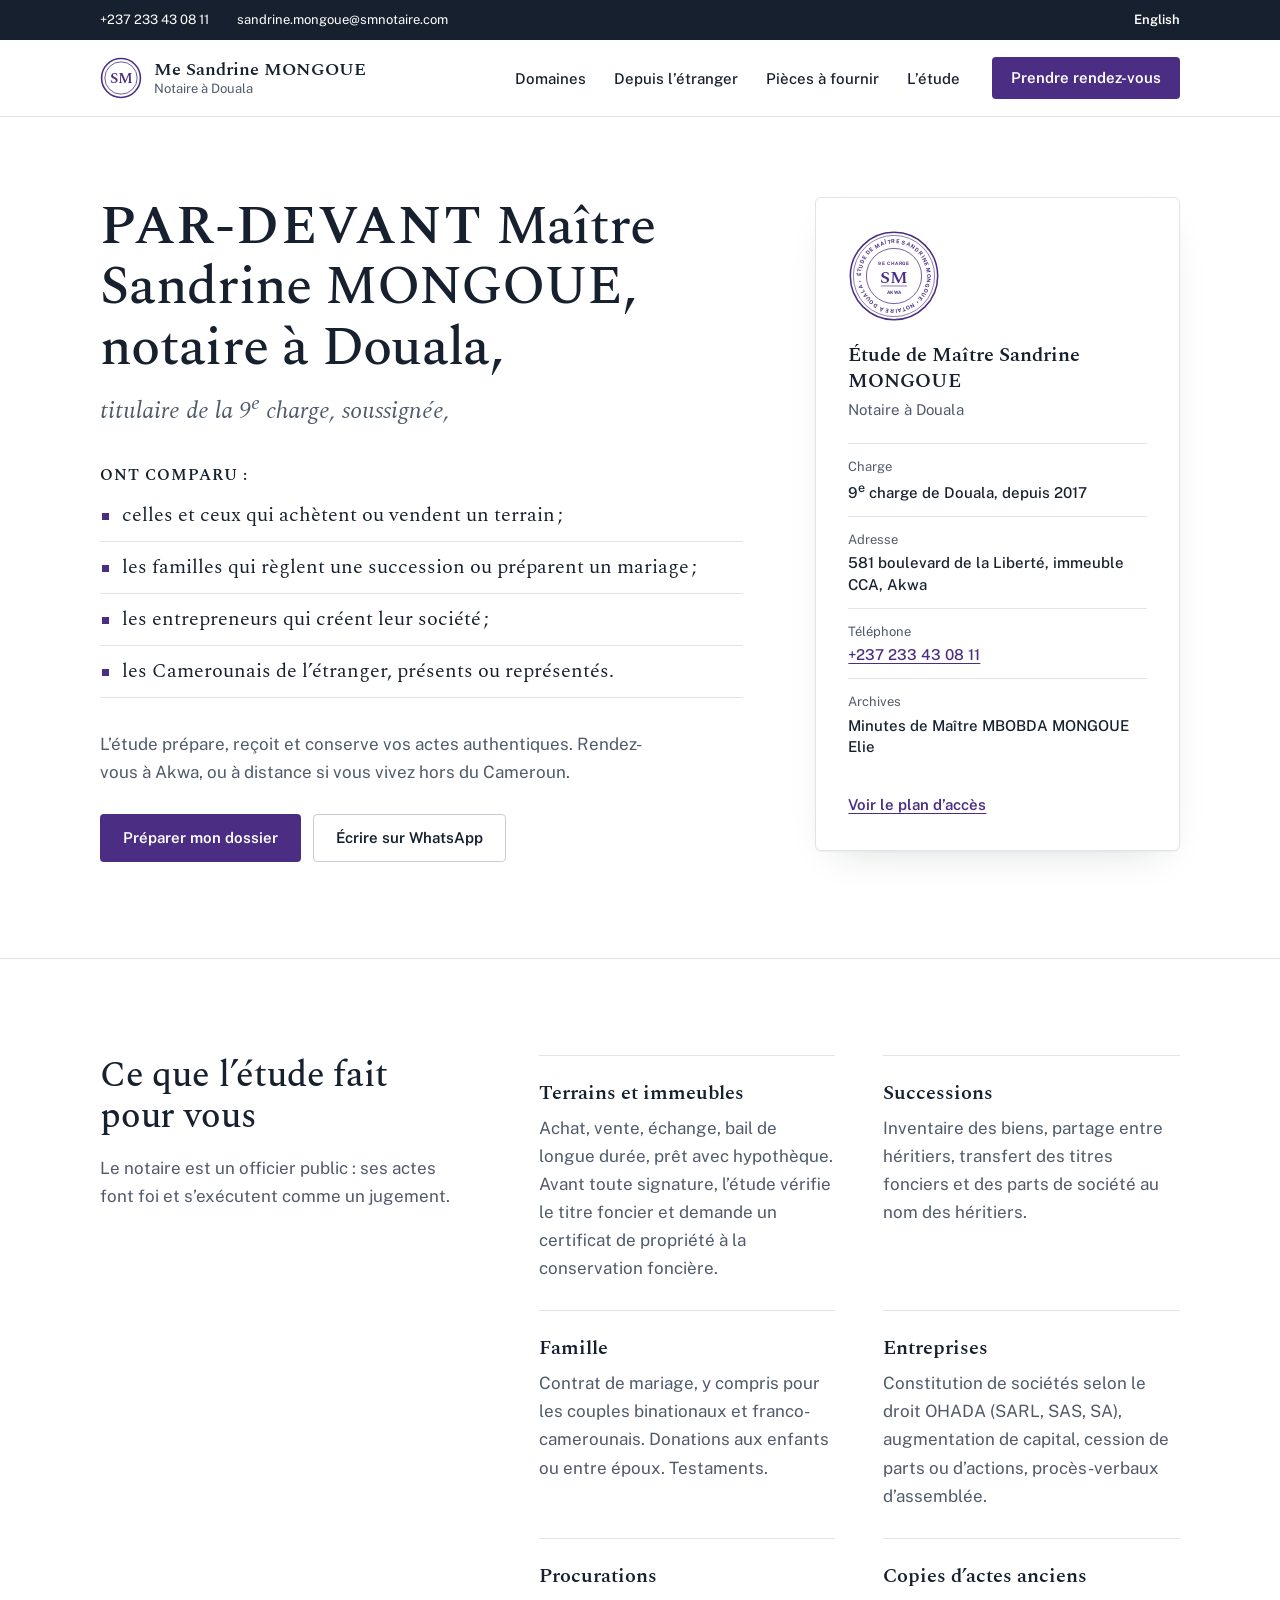
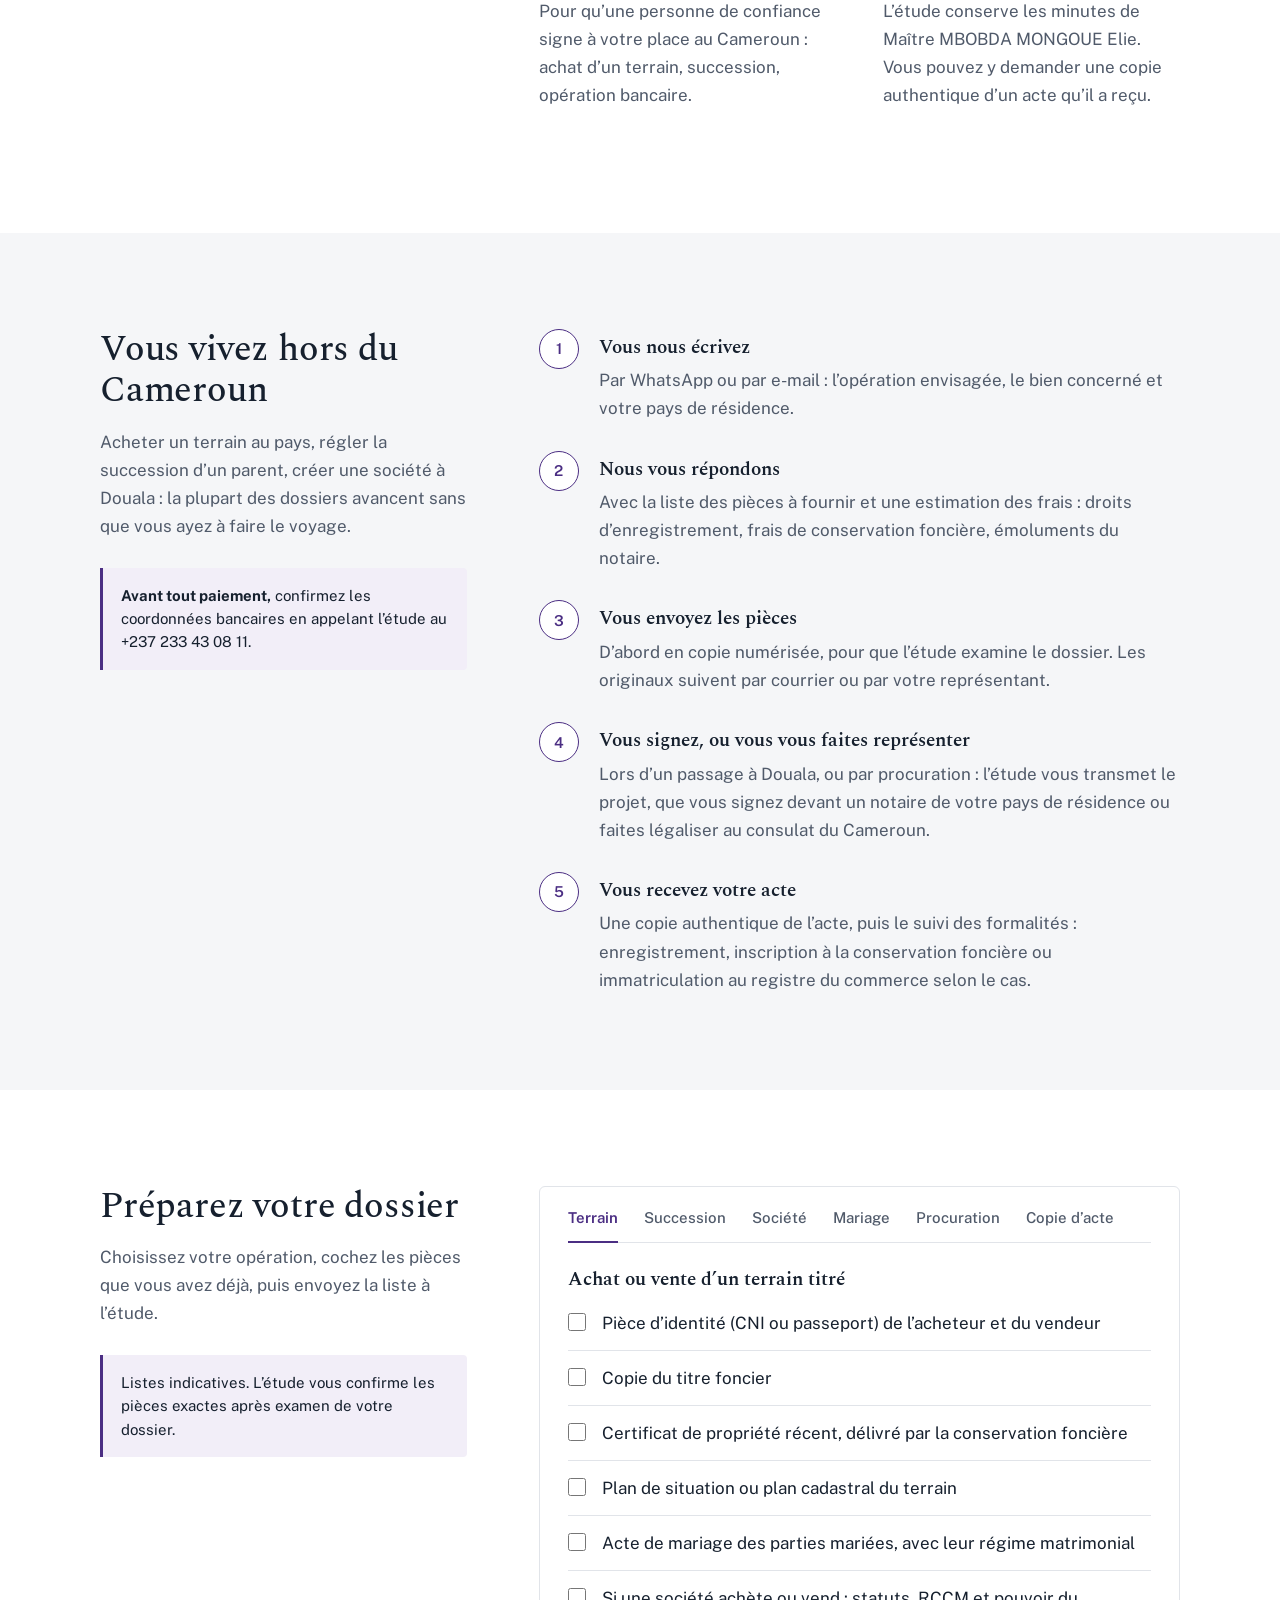
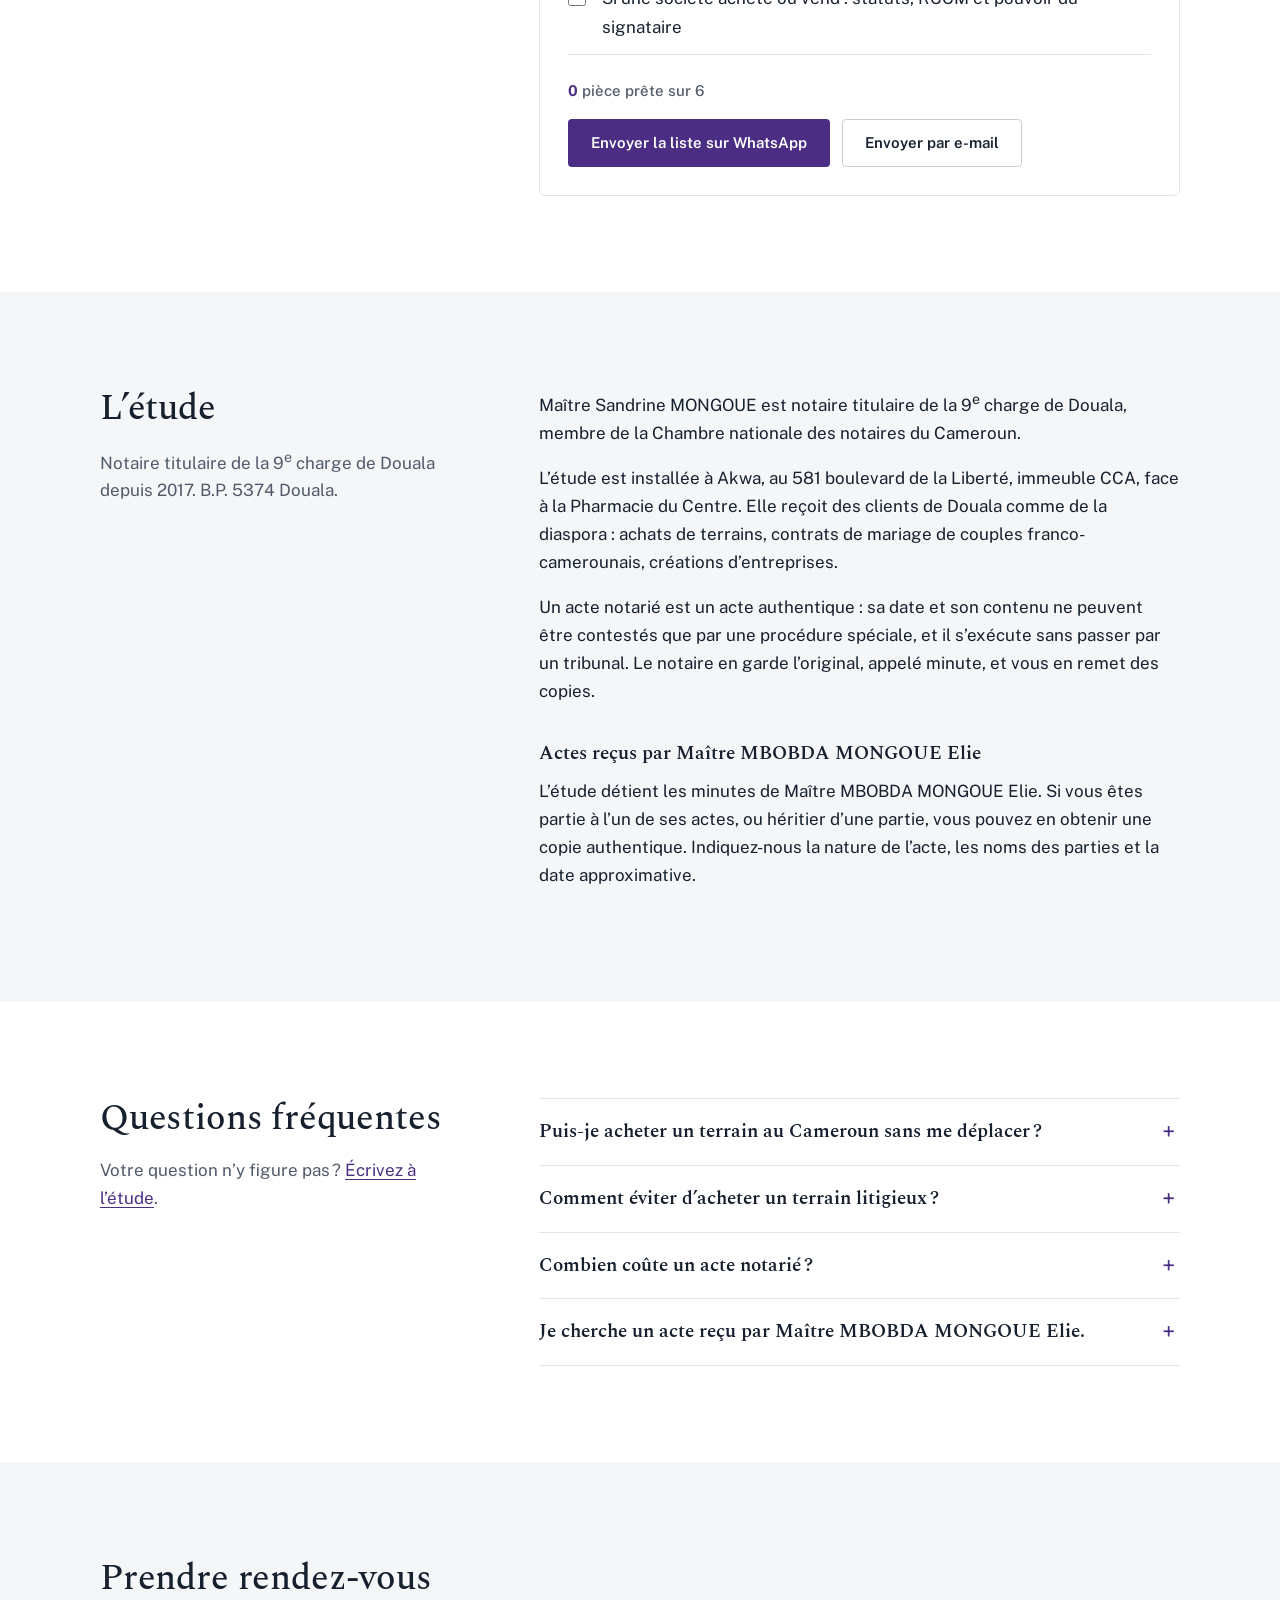
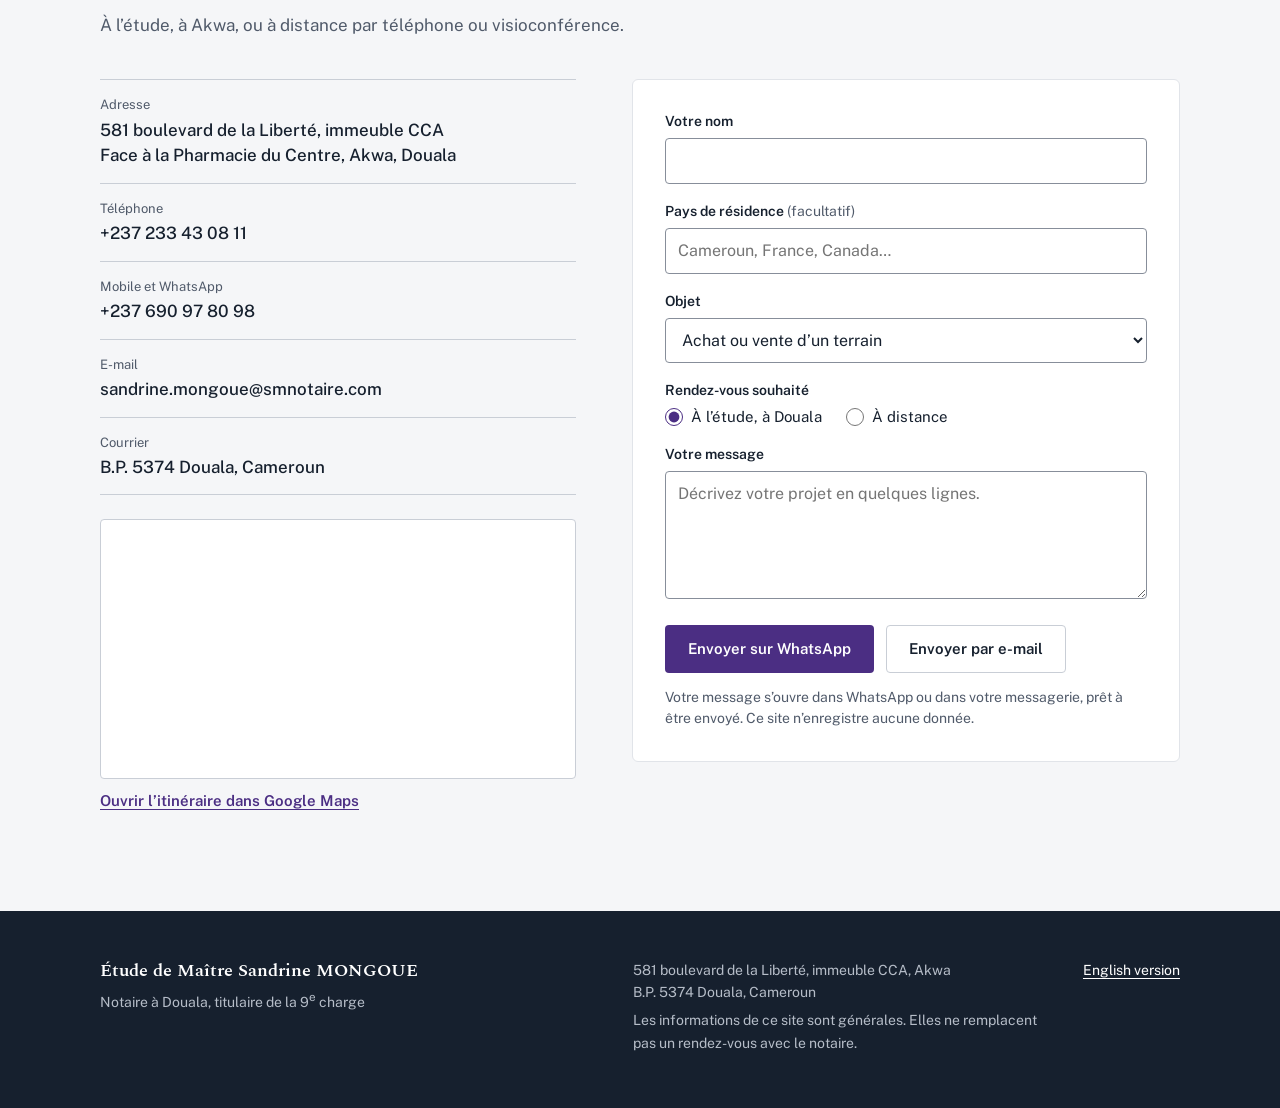
<file: archive/site-statique/index.html>
<!doctype html>
<html lang="fr">
<head>
  <meta charset="utf-8">
  <meta name="viewport" content="width=device-width, initial-scale=1">
  <title>Me Sandrine MONGOUE, notaire à Douala (Akwa) | Étude notariale</title>
  <meta name="description" content="Étude de Me Sandrine MONGOUE, notaire titulaire de la 9e charge de Douala, à Akwa. Ventes de terrains, successions, sociétés, contrats de mariage et procurations, sur place ou à distance depuis l’étranger.">
  <link rel="canonical" href="https://smnotaire.com/">
  <link rel="alternate" hreflang="fr" href="https://smnotaire.com/">
  <link rel="alternate" hreflang="en" href="https://smnotaire.com/en/">
  <link rel="alternate" hreflang="x-default" href="https://smnotaire.com/">
  <meta property="og:type" content="website">
  <meta property="og:locale" content="fr_FR">
  <meta property="og:locale:alternate" content="en_GB">
  <meta property="og:title" content="Me Sandrine MONGOUE, notaire à Douala">
  <meta property="og:description" content="Terrains, successions, sociétés, contrats de mariage, procurations : à l’étude à Akwa ou à distance depuis l’étranger.">
  <meta property="og:url" content="https://smnotaire.com/">
  <meta name="theme-color" content="#16202E">
  <link rel="icon" href="assets/img/favicon.svg" type="image/svg+xml">
  <link rel="preconnect" href="https://fonts.googleapis.com">
  <link rel="preconnect" href="https://fonts.gstatic.com" crossorigin>
  <link rel="stylesheet" href="https://fonts.googleapis.com/css2?family=Public+Sans:wght@400;500;600;700&family=Spectral:ital,wght@0,400;0,500;0,600;1,400&display=swap">
  <link rel="stylesheet" href="assets/css/site.css">
  <script>document.documentElement.classList.add("js");</script>
  <script type="application/ld+json">
  {
    "@context": "https://schema.org",
    "@type": "Notary",
    "name": "Étude de Maître Sandrine MONGOUE, notaire à Douala",
    "url": "https://smnotaire.com/",
    "email": "sandrine.mongoue@smnotaire.com",
    "telephone": "+237 233 43 08 11",
    "address": {
      "@type": "PostalAddress",
      "streetAddress": "581 boulevard de la Liberté, immeuble CCA, face à la Pharmacie du Centre, Akwa",
      "postOfficeBoxNumber": "5374",
      "addressLocality": "Douala",
      "addressRegion": "Littoral",
      "addressCountry": "CM"
    },
    "areaServed": "Cameroun"
  }
  </script>
</head>
<body>
  <a class="skip" href="#contenu">Aller au contenu</a>

  <div class="topbar">
    <div class="container">
      <a href="tel:+237233430811">+237 233 43 08 11</a>
      <a class="email" href="mailto:sandrine.mongoue@smnotaire.com">sandrine.mongoue@smnotaire.com</a>
      <a class="lang" href="en/" hreflang="en" lang="en">English</a>
    </div>
  </div>

  <header class="site-header">
    <div class="container header-inner">
      <a class="brand" href="./" aria-label="Me Sandrine MONGOUE, notaire à Douala : accueil">
        <svg class="brand-mark" viewBox="0 0 40 40" aria-hidden="true">
          <circle cx="20" cy="20" r="18.5" fill="none" stroke="#4B2E83" stroke-width="1.5"/>
          <circle cx="20" cy="20" r="15.4" fill="none" stroke="#4B2E83" stroke-width="0.75"/>
          <text x="20" y="25" text-anchor="middle" font-family="Spectral, Georgia, serif" font-size="14" font-weight="600" fill="#4B2E83">SM</text>
        </svg>
        <span class="brand-text">
          <span class="brand-name">Me Sandrine MONGOUE</span>
          <span class="brand-role">Notaire à Douala</span>
        </span>
      </a>
      <button class="nav-toggle" type="button" aria-expanded="false" aria-controls="nav">Menu</button>
      <nav id="nav" class="site-nav" aria-label="Navigation principale">
        <ul>
          <li><a href="#domaines">Domaines</a></li>
          <li><a href="#a-distance">Depuis l’étranger</a></li>
          <li><a href="#pieces">Pièces à fournir</a></li>
          <li><a href="#etude">L’étude</a></li>
        </ul>
        <a class="btn btn-primary" href="#contact">Prendre rendez-vous</a>
      </nav>
    </div>
  </header>

  <main id="contenu">

    <!-- Ouverture -->
    <section class="hero" aria-labelledby="titre">
      <div class="container hero-grid">
        <div>
          <h1 id="titre" class="deed"><span class="formula">PAR-DEVANT</span> Maître Sandrine MONGOUE, notaire à&nbsp;Douala,</h1>
          <p class="deed-cont">titulaire de la 9<sup>e</sup> charge, soussignée,</p>
          <p class="comparu">ONT COMPARU :</p>
          <ul class="parties">
            <li><a href="#terrains">celles et ceux qui achètent ou vendent un terrain</a> ;</li>
            <li><a href="#successions">les familles qui règlent une succession</a> ou <a href="#famille">préparent un mariage</a> ;</li>
            <li><a href="#entreprises">les entrepreneurs qui créent leur société</a> ;</li>
            <li><a href="#a-distance">les Camerounais de l’étranger, présents ou représentés</a>.</li>
          </ul>
          <p class="lead">L’étude prépare, reçoit et conserve vos actes authentiques. Rendez-vous à Akwa, ou à distance si vous vivez hors du Cameroun.</p>
          <div class="actions">
            <a class="btn btn-primary" href="#pieces">Préparer mon dossier</a>
            <a class="btn btn-secondary" href="https://wa.me/237690978098?text=Bonjour%20Ma%C3%AEtre%2C%20" target="_blank" rel="noopener">Écrire sur WhatsApp</a>
          </div>
        </div>

        <aside class="hero-card" aria-label="L’étude en bref">
          <svg class="seal" viewBox="0 0 240 240" aria-hidden="true" focusable="false">
            <defs>
              <path id="seal-ring" d="M 120,120 m -86,0 a 86,86 0 1,1 172,0 a 86,86 0 1,1 -172,0"/>
            </defs>
            <g fill="none" stroke="currentColor">
              <circle cx="120" cy="120" r="114" stroke-width="4"/>
              <circle cx="120" cy="120" r="106" stroke-width="1.6"/>
              <circle cx="120" cy="120" r="72" stroke-width="2"/>
              <line x1="86" y1="146" x2="154" y2="146" stroke-width="1.6"/>
            </g>
            <g fill="currentColor">
              <text font-family="Public Sans, sans-serif" font-size="14" font-weight="700">
                <textPath href="#seal-ring" textLength="528" lengthAdjust="spacing">ÉTUDE DE MAÎTRE SANDRINE MONGOUE • NOTAIRE À DOUALA •</textPath>
              </text>
              <text x="120" y="92" text-anchor="middle" font-family="Public Sans, sans-serif" font-size="12" font-weight="700" letter-spacing="1.5">9E CHARGE</text>
              <text x="120" y="137" text-anchor="middle" font-family="Spectral, Georgia, serif" font-size="48" font-weight="600">SM</text>
              <text x="120" y="166" text-anchor="middle" font-family="Public Sans, sans-serif" font-size="12" font-weight="700" letter-spacing="1.5">AKWA</text>
            </g>
          </svg>
          <p class="card-title">Étude de Maître Sandrine MONGOUE</p>
          <p class="card-sub">Notaire à Douala</p>
          <dl class="facts">
            <div>
              <dt>Charge</dt>
              <dd>9<sup>e</sup> charge de Douala, depuis 2017</dd>
            </div>
            <div>
              <dt>Adresse</dt>
              <dd>581 boulevard de la Liberté, immeuble CCA, Akwa</dd>
            </div>
            <div>
              <dt>Téléphone</dt>
              <dd><a href="tel:+237233430811">+237 233 43 08 11</a></dd>
            </div>
            <div>
              <dt>Archives</dt>
              <dd>Minutes de Maître MBOBDA MONGOUE Elie</dd>
            </div>
          </dl>
          <a class="card-link" href="#contact">Voir le plan d’accès</a>
        </aside>
      </div>
    </section>

    <!-- Domaines -->
    <section class="section" id="domaines" aria-labelledby="domaines-titre">
      <div class="container split">
        <div class="section-head">
          <h2 id="domaines-titre">Ce que l’étude fait pour vous</h2>
          <p>Le notaire est un officier public : ses actes font foi et s’exécutent comme un jugement.</p>
        </div>
        <dl class="matters">
          <div class="matter" id="terrains">
            <dt>Terrains et immeubles</dt>
            <dd><p>Achat, vente, échange, bail de longue durée, prêt avec hypothèque. Avant toute signature, l’étude vérifie le titre foncier et demande un certificat de propriété à la conservation foncière.</p></dd>
          </div>
          <div class="matter" id="successions">
            <dt>Successions</dt>
            <dd><p>Inventaire des biens, partage entre héritiers, transfert des titres fonciers et des parts de société au nom des héritiers.</p></dd>
          </div>
          <div class="matter" id="famille">
            <dt>Famille</dt>
            <dd><p>Contrat de mariage, y compris pour les couples binationaux et franco-camerounais. Donations aux enfants ou entre époux. Testaments.</p></dd>
          </div>
          <div class="matter" id="entreprises">
            <dt>Entreprises</dt>
            <dd><p>Constitution de sociétés selon le droit OHADA (SARL, SAS, SA), augmentation de capital, cession de parts ou d’actions, procès-verbaux d’assemblée.</p></dd>
          </div>
          <div class="matter" id="procurations">
            <dt>Procurations</dt>
            <dd><p>Pour qu’une personne de confiance signe à votre place au Cameroun : achat d’un terrain, succession, opération bancaire.</p></dd>
          </div>
          <div class="matter" id="copies">
            <dt>Copies d’actes anciens</dt>
            <dd><p>L’étude conserve les minutes de Maître MBOBDA MONGOUE Elie. Vous pouvez y demander une copie authentique d’un acte qu’il a reçu.</p></dd>
          </div>
        </dl>
      </div>
    </section>

    <!-- À distance -->
    <section class="section band" id="a-distance" aria-labelledby="distance-titre">
      <div class="container split">
        <div class="section-head">
          <h2 id="distance-titre">Vous vivez hors du Cameroun</h2>
          <p>Acheter un terrain au pays, régler la succession d’un parent, créer une société à Douala : la plupart des dossiers avancent sans que vous ayez à faire le voyage.</p>
          <p class="note"><strong>Avant tout paiement,</strong> confirmez les coordonnées bancaires en appelant l’étude au +237 233 43 08 11.</p>
        </div>
        <ol class="steps">
          <li>
            <div>
              <h3>Vous nous écrivez</h3>
              <p>Par WhatsApp ou par e-mail : l’opération envisagée, le bien concerné et votre pays de résidence.</p>
            </div>
          </li>
          <li>
            <div>
              <h3>Nous vous répondons</h3>
              <p>Avec la liste des pièces à fournir et une estimation des frais : droits d’enregistrement, frais de conservation foncière, émoluments du notaire.</p>
            </div>
          </li>
          <li>
            <div>
              <h3>Vous envoyez les pièces</h3>
              <p>D’abord en copie numérisée, pour que l’étude examine le dossier. Les originaux suivent par courrier ou par votre représentant.</p>
            </div>
          </li>
          <li>
            <div>
              <h3>Vous signez, ou vous vous faites représenter</h3>
              <p>Lors d’un passage à Douala, ou par procuration : l’étude vous transmet le projet, que vous signez devant un notaire de votre pays de résidence ou faites légaliser au consulat du Cameroun.</p>
            </div>
          </li>
          <li>
            <div>
              <h3>Vous recevez votre acte</h3>
              <p>Une copie authentique de l’acte, puis le suivi des formalités : enregistrement, inscription à la conservation foncière ou immatriculation au registre du commerce selon le cas.</p>
            </div>
          </li>
        </ol>
      </div>
    </section>

    <!-- Pièces à fournir -->
    <section class="section" id="pieces" aria-labelledby="pieces-titre">
      <div class="container split">
        <div class="section-head">
          <h2 id="pieces-titre">Préparez votre dossier</h2>
          <p>Choisissez votre opération, cochez les pièces que vous avez déjà, puis envoyez la liste à l’étude.</p>
          <p class="note">Listes indicatives. L’étude vous confirme les pièces exactes après examen de votre dossier.</p>
        </div>

        <div class="checklist-box" data-checklists>
          <div class="tablist" role="tablist" aria-label="Type d’opération" hidden>
            <button class="tab" type="button" role="tab" id="tab-terrain" aria-controls="panel-terrain" aria-selected="true">Terrain</button>
            <button class="tab" type="button" role="tab" id="tab-succession" aria-controls="panel-succession" aria-selected="false" tabindex="-1">Succession</button>
            <button class="tab" type="button" role="tab" id="tab-societe" aria-controls="panel-societe" aria-selected="false" tabindex="-1">Société</button>
            <button class="tab" type="button" role="tab" id="tab-mariage" aria-controls="panel-mariage" aria-selected="false" tabindex="-1">Mariage</button>
            <button class="tab" type="button" role="tab" id="tab-procuration" aria-controls="panel-procuration" aria-selected="false" tabindex="-1">Procuration</button>
            <button class="tab" type="button" role="tab" id="tab-copie" aria-controls="panel-copie" aria-selected="false" tabindex="-1">Copie d’acte</button>
          </div>

          <div class="panel" id="panel-terrain" role="tabpanel" aria-labelledby="tab-terrain" data-title="Achat ou vente d’un terrain titré">
            <h3>Achat ou vente d’un terrain titré</h3>
            <ul class="checklist">
              <li><label><input type="checkbox"><span>Pièce d’identité (CNI ou passeport) de l’acheteur et du vendeur</span></label></li>
              <li><label><input type="checkbox"><span>Copie du titre foncier</span></label></li>
              <li><label><input type="checkbox"><span>Certificat de propriété récent, délivré par la conservation foncière</span></label></li>
              <li><label><input type="checkbox"><span>Plan de situation ou plan cadastral du terrain</span></label></li>
              <li><label><input type="checkbox"><span>Acte de mariage des parties mariées, avec leur régime matrimonial</span></label></li>
              <li><label><input type="checkbox"><span>Si une société achète ou vend : statuts, RCCM et pouvoir du signataire</span></label></li>
            </ul>
          </div>

          <div class="panel" id="panel-succession" role="tabpanel" aria-labelledby="tab-succession" data-title="Règlement d’une succession">
            <h3>Règlement d’une succession</h3>
            <ul class="checklist">
              <li><label><input type="checkbox"><span>Acte de décès</span></label></li>
              <li><label><input type="checkbox"><span>Jugement d’hérédité</span></label></li>
              <li><label><input type="checkbox"><span>Actes de naissance et pièces d’identité des héritiers</span></label></li>
              <li><label><input type="checkbox"><span>Acte de mariage du défunt, le cas échéant</span></label></li>
              <li><label><input type="checkbox"><span>Titres fonciers, relevés de comptes et justificatifs des autres biens</span></label></li>
              <li><label><input type="checkbox"><span>Testament, s’il en existe un</span></label></li>
            </ul>
          </div>

          <div class="panel" id="panel-societe" role="tabpanel" aria-labelledby="tab-societe" data-title="Création d’une société">
            <h3>Création d’une société</h3>
            <ul class="checklist">
              <li><label><input type="checkbox"><span>Pièce d’identité de chaque associé</span></label></li>
              <li><label><input type="checkbox"><span>Nom envisagé et activité de la société</span></label></li>
              <li><label><input type="checkbox"><span>Montant du capital et répartition entre les associés</span></label></li>
              <li><label><input type="checkbox"><span>Extrait de casier judiciaire du dirigeant, ou déclaration sur l’honneur</span></label></li>
              <li><label><input type="checkbox"><span>Adresse du siège : contrat de bail ou attestation de domiciliation, et plan de localisation</span></label></li>
            </ul>
          </div>

          <div class="panel" id="panel-mariage" role="tabpanel" aria-labelledby="tab-mariage" data-title="Contrat de mariage">
            <h3>Contrat de mariage</h3>
            <ul class="checklist">
              <li><label><input type="checkbox"><span>Pièces d’identité des deux futurs époux</span></label></li>
              <li><label><input type="checkbox"><span>Actes de naissance des deux futurs époux</span></label></li>
              <li><label><input type="checkbox"><span>Date et lieu prévus pour la célébration</span></label></li>
              <li><label><input type="checkbox"><span>Liste des biens apportés par chacun : terrains, comptes, parts de société</span></label></li>
              <li><label><input type="checkbox"><span>Pour un futur époux étranger : justificatif de nationalité et, le cas échéant, certificat de coutume</span></label></li>
            </ul>
          </div>

          <div class="panel" id="panel-procuration" role="tabpanel" aria-labelledby="tab-procuration" data-title="Procuration depuis l’étranger">
            <h3>Procuration depuis l’étranger</h3>
            <ul class="checklist">
              <li><label><input type="checkbox"><span>Copie de votre passeport ou de votre CNI</span></label></li>
              <li><label><input type="checkbox"><span>Identité complète de la personne qui vous représentera au Cameroun</span></label></li>
              <li><label><input type="checkbox"><span>Description de l’opération : bien concerné, références du titre foncier, montant</span></label></li>
              <li><label><input type="checkbox"><span>Adresse où recevoir le projet de procuration</span></label></li>
            </ul>
          </div>

          <div class="panel" id="panel-copie" role="tabpanel" aria-labelledby="tab-copie" data-title="Copie d’un acte ancien">
            <h3>Copie d’un acte ancien</h3>
            <p class="panel-hint">Actes reçus par Maître MBOBDA MONGOUE Elie ou par Maître Sandrine MONGOUE.</p>
            <ul class="checklist">
              <li><label><input type="checkbox"><span>Votre pièce d’identité</span></label></li>
              <li><label><input type="checkbox"><span>Votre lien avec l’acte : partie, héritier, acquéreur…</span></label></li>
              <li><label><input type="checkbox"><span>Nature de l’acte et noms des parties</span></label></li>
              <li><label><input type="checkbox"><span>Date approximative de signature</span></label></li>
            </ul>
          </div>

          <div class="check-footer" hidden>
            <p class="check-status" aria-live="polite"></p>
            <div class="actions">
              <button class="btn btn-primary" type="button" data-send="whatsapp">Envoyer la liste sur WhatsApp</button>
              <button class="btn btn-secondary" type="button" data-send="email">Envoyer par e-mail</button>
            </div>
          </div>
        </div>
      </div>
    </section>

    <!-- L’étude -->
    <section class="section band" id="etude" aria-labelledby="etude-titre">
      <div class="container split">
        <div class="section-head">
          <h2 id="etude-titre">L’étude</h2>
          <p>Notaire titulaire de la 9<sup>e</sup> charge de Douala depuis 2017. B.P. 5374 Douala.</p>
        </div>
        <div class="office-body">
          <p>Maître Sandrine MONGOUE est notaire titulaire de la 9<sup>e</sup> charge de Douala, membre de la Chambre nationale des notaires du Cameroun.</p>
          <p>L’étude est installée à Akwa, au 581 boulevard de la Liberté, immeuble CCA, face à la Pharmacie du Centre. Elle reçoit des clients de Douala comme de la diaspora : achats de terrains, contrats de mariage de couples franco-camerounais, créations d’entreprises.</p>
          <p>Un acte notarié est un acte authentique : sa date et son contenu ne peuvent être contestés que par une procédure spéciale, et il s’exécute sans passer par un tribunal. Le notaire en garde l’original, appelé minute, et vous en remet des copies.</p>
          <h3>Actes reçus par Maître MBOBDA MONGOUE Elie</h3>
          <p>L’étude détient les minutes de Maître MBOBDA MONGOUE Elie. Si vous êtes partie à l’un de ses actes, ou héritier d’une partie, vous pouvez en obtenir une copie authentique. Indiquez-nous la nature de l’acte, les noms des parties et la date approximative.</p>
        </div>
      </div>
    </section>

    <!-- Questions -->
    <section class="section" id="questions" aria-labelledby="questions-titre">
      <div class="container split">
        <div class="section-head">
          <h2 id="questions-titre">Questions fréquentes</h2>
          <p>Votre question n’y figure pas ? <a href="#contact">Écrivez à l’étude</a>.</p>
        </div>
        <div class="faq">
          <details>
            <summary>Puis-je acheter un terrain au Cameroun sans me déplacer ?</summary>
            <div>
              <p>Oui. Vous donnez procuration à une personne de confiance, qui signe l’acte de vente à l’étude en votre nom. L’étude se charge ensuite de faire établir le titre foncier à votre nom.</p>
            </div>
          </details>
          <details>
            <summary>Comment éviter d’acheter un terrain litigieux ?</summary>
            <div>
              <p>Privilégiez un terrain titré, et ne versez aucune somme avant que le notaire ait vérifié le titre. L’étude demande un certificat de propriété à la conservation foncière : il indique le propriétaire actuel et les charges éventuelles, comme une hypothèque ou une opposition.</p>
            </div>
          </details>
          <details>
            <summary>Combien coûte un acte notarié ?</summary>
            <div>
              <p>Les frais comprennent les droits et taxes reversés à l’État (enregistrement, conservation foncière) et les émoluments du notaire, fixés par la réglementation. Ils dépendent de la nature de l’opération et de sa valeur : demandez une estimation avant de commencer.</p>
            </div>
          </details>
          <details>
            <summary>Je cherche un acte reçu par Maître MBOBDA MONGOUE Elie.</summary>
            <div>
              <p>L’étude conserve ses minutes. Écrivez-nous avec la nature de l’acte, les noms des parties et la date approximative : nous vous indiquons la marche à suivre pour en obtenir une copie.</p>
            </div>
          </details>
        </div>
      </div>
    </section>

    <!-- Contact -->
    <section class="section band" id="contact" aria-labelledby="contact-titre">
      <div class="container">
        <div class="contact-head">
          <h2 id="contact-titre">Prendre rendez-vous</h2>
          <p>À l’étude, à Akwa, ou à distance par téléphone ou visioconférence.</p>
        </div>
        <div class="contact-grid">
          <div>
            <dl class="coords">
              <div>
                <dt>Adresse</dt>
                <dd>581 boulevard de la Liberté, immeuble CCA<br>Face à la Pharmacie du Centre, Akwa, Douala</dd>
              </div>
              <div>
                <dt>Téléphone</dt>
                <dd><a href="tel:+237233430811">+237 233 43 08 11</a></dd>
              </div>
              <div>
                <dt>Mobile et WhatsApp</dt>
                <dd><a href="tel:+237690978098">+237 690 97 80 98</a></dd>
              </div>
              <div>
                <dt>E-mail</dt>
                <dd><a href="mailto:sandrine.mongoue@smnotaire.com">sandrine.mongoue@smnotaire.com</a></dd>
              </div>
              <div>
                <dt>Courrier</dt>
                <dd>B.P. 5374 Douala, Cameroun</dd>
              </div>
            </dl>
            <iframe class="map" title="Plan d’accès à l’étude, boulevard de la Liberté, Akwa" src="https://maps.google.com/maps?q=Notaire%20Sandrine%20Mongoue%2C%20Douala&amp;z=17&amp;output=embed" loading="lazy" referrerpolicy="no-referrer-when-downgrade"></iframe>
            <a class="map-link" href="https://www.google.com/maps/search/?api=1&amp;query=Notaire%20Sandrine%20Mongoue%20Douala" target="_blank" rel="noopener">Ouvrir l’itinéraire dans Google Maps</a>
          </div>

          <form class="form" id="rdv" action="mailto:sandrine.mongoue@smnotaire.com" method="post" enctype="text/plain" novalidate>
            <div class="field">
              <label for="f-nom">Votre nom</label>
              <input id="f-nom" name="nom" type="text" autocomplete="name" required>
            </div>
            <div class="field">
              <label for="f-pays">Pays de résidence <span class="optional">(facultatif)</span></label>
              <input id="f-pays" name="pays" type="text" autocomplete="country-name" placeholder="Cameroun, France, Canada…">
            </div>
            <div class="field">
              <label for="f-objet">Objet</label>
              <select id="f-objet" name="objet">
                <option>Achat ou vente d’un terrain</option>
                <option>Succession</option>
                <option>Création de société</option>
                <option>Contrat de mariage</option>
                <option>Donation ou testament</option>
                <option>Procuration</option>
                <option>Copie d’un acte ancien</option>
                <option>Autre</option>
              </select>
            </div>
            <fieldset>
              <legend>Rendez-vous souhaité</legend>
              <div class="radio-row">
                <label><input type="radio" name="mode" value="À l’étude, à Douala" checked> À l’étude, à Douala</label>
                <label><input type="radio" name="mode" value="À distance (téléphone ou visioconférence)"> À distance</label>
              </div>
            </fieldset>
            <div class="field">
              <label for="f-message">Votre message</label>
              <textarea id="f-message" name="message" required placeholder="Décrivez votre projet en quelques lignes."></textarea>
            </div>
            <div class="actions">
              <button class="btn btn-primary" type="submit" data-channel="whatsapp">Envoyer sur WhatsApp</button>
              <button class="btn btn-secondary" type="submit" data-channel="email">Envoyer par e-mail</button>
            </div>
            <p class="form-note">Votre message s’ouvre dans WhatsApp ou dans votre messagerie, prêt à être envoyé. Ce site n’enregistre aucune donnée.</p>
          </form>
        </div>
      </div>
    </section>

  </main>

  <footer class="site-footer">
    <div class="container footer-inner">
      <div>
        <p class="footer-name">Étude de Maître Sandrine MONGOUE</p>
        <p>Notaire à Douala, titulaire de la 9<sup>e</sup> charge</p>
      </div>
      <div>
        <p>581 boulevard de la Liberté, immeuble CCA, Akwa<br>B.P. 5374 Douala, Cameroun</p>
        <p>Les informations de ce site sont générales. Elles ne remplacent pas un rendez-vous avec le notaire.</p>
      </div>
      <p><a href="en/" hreflang="en" lang="en">English version</a></p>
    </div>
  </footer>

  <script src="assets/js/site.js" defer></script>
</body>
</html>
</file>
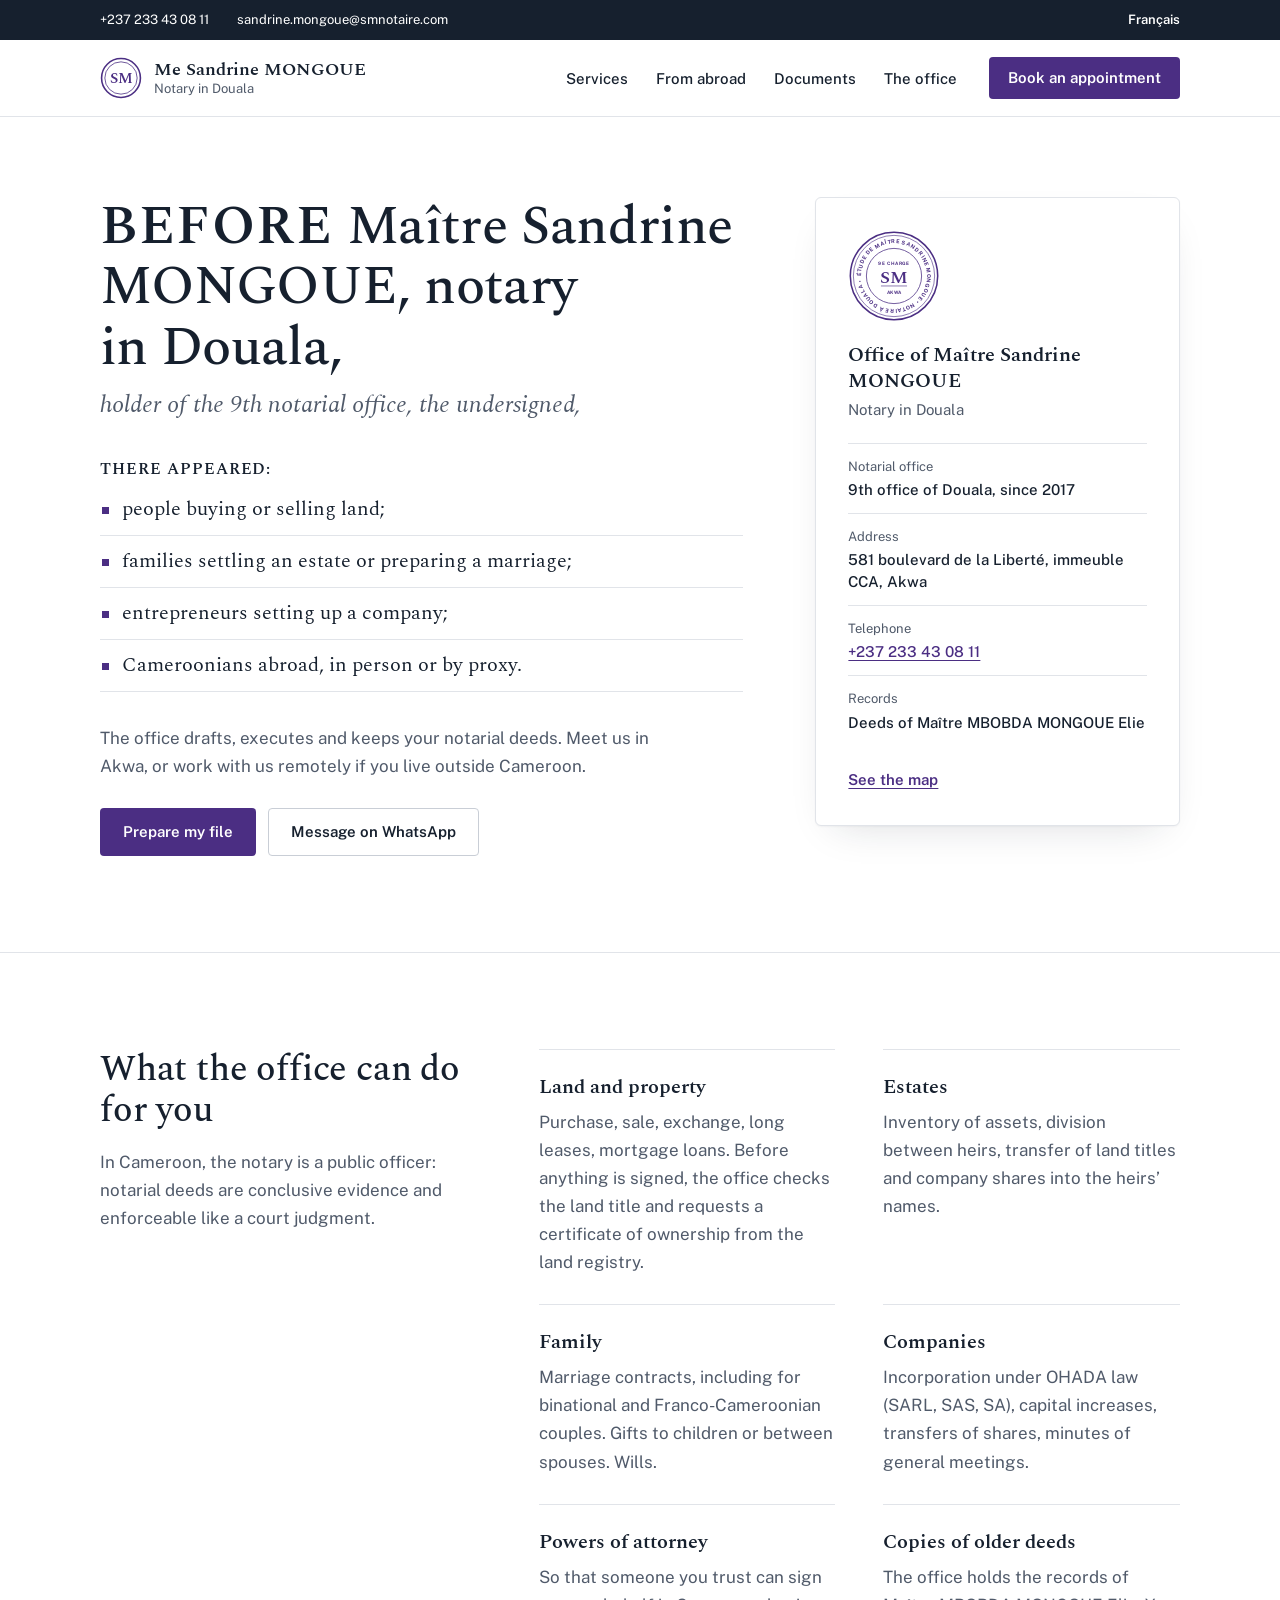
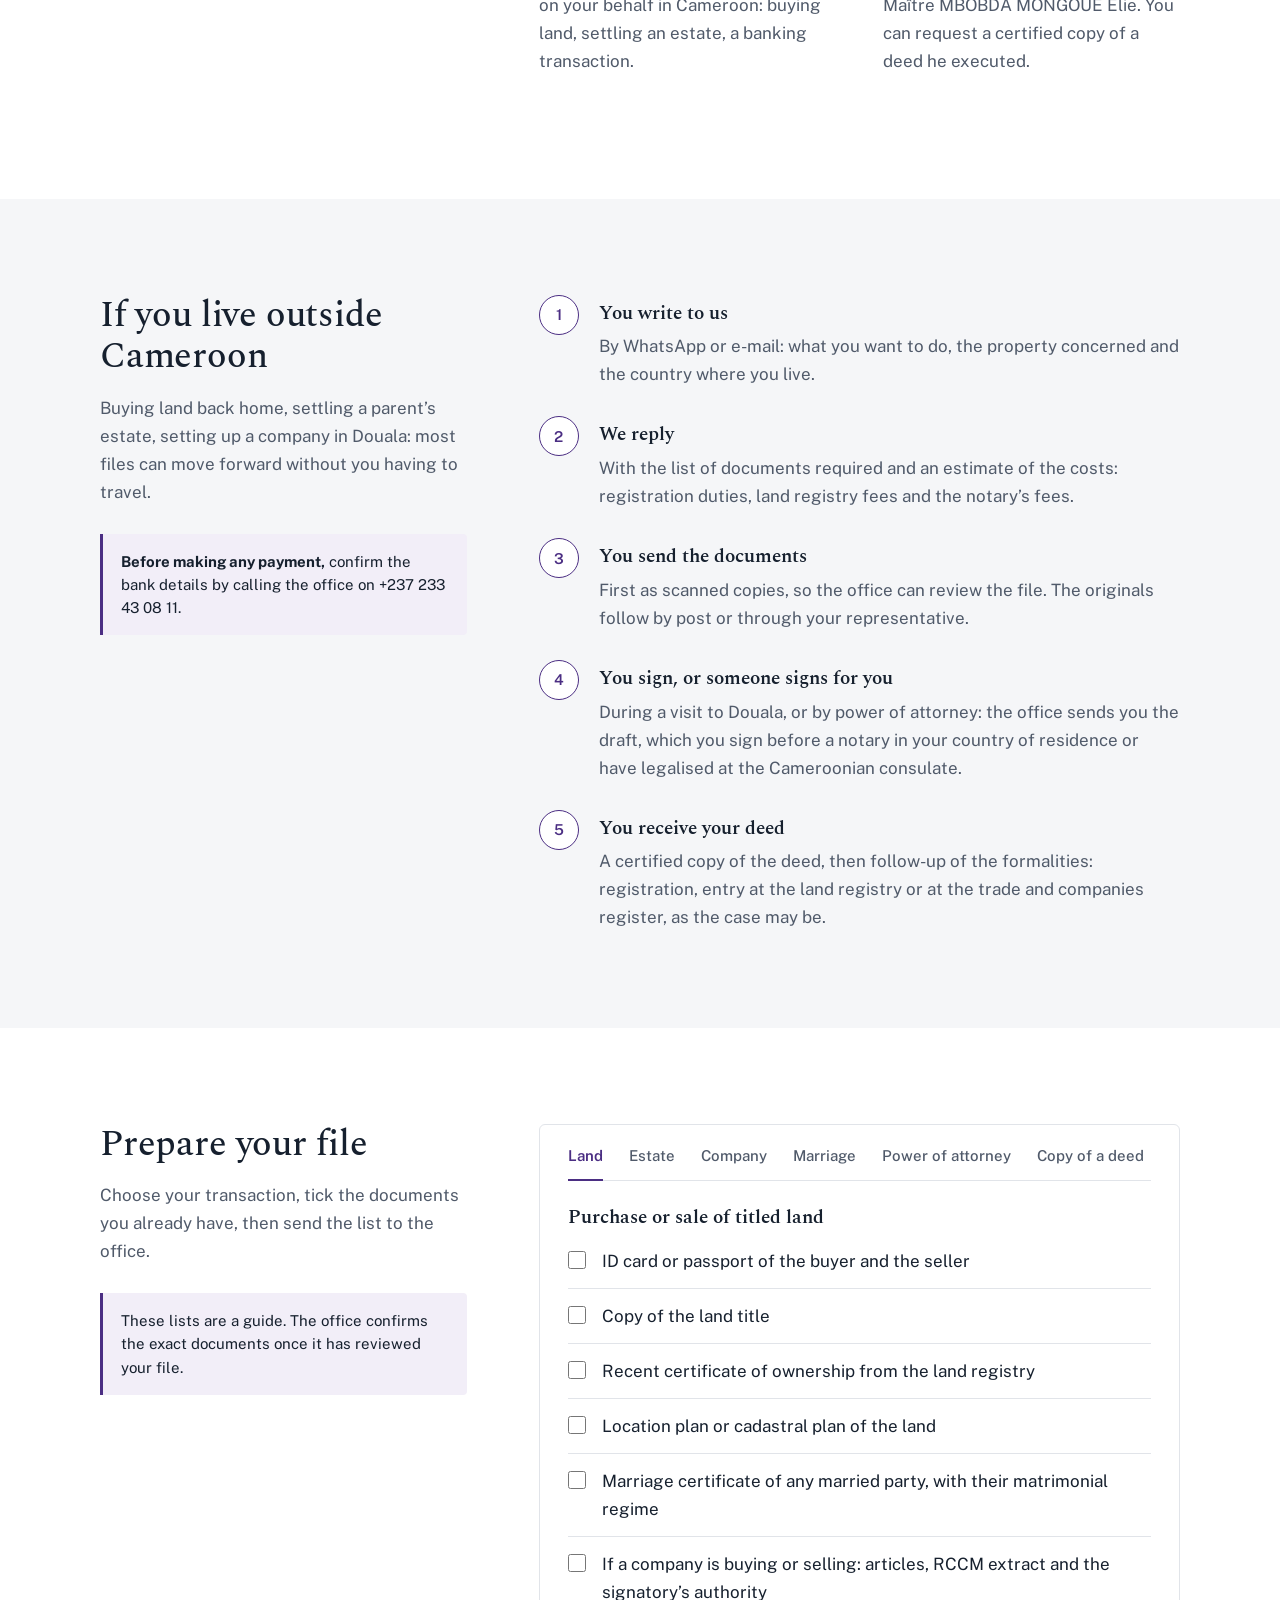
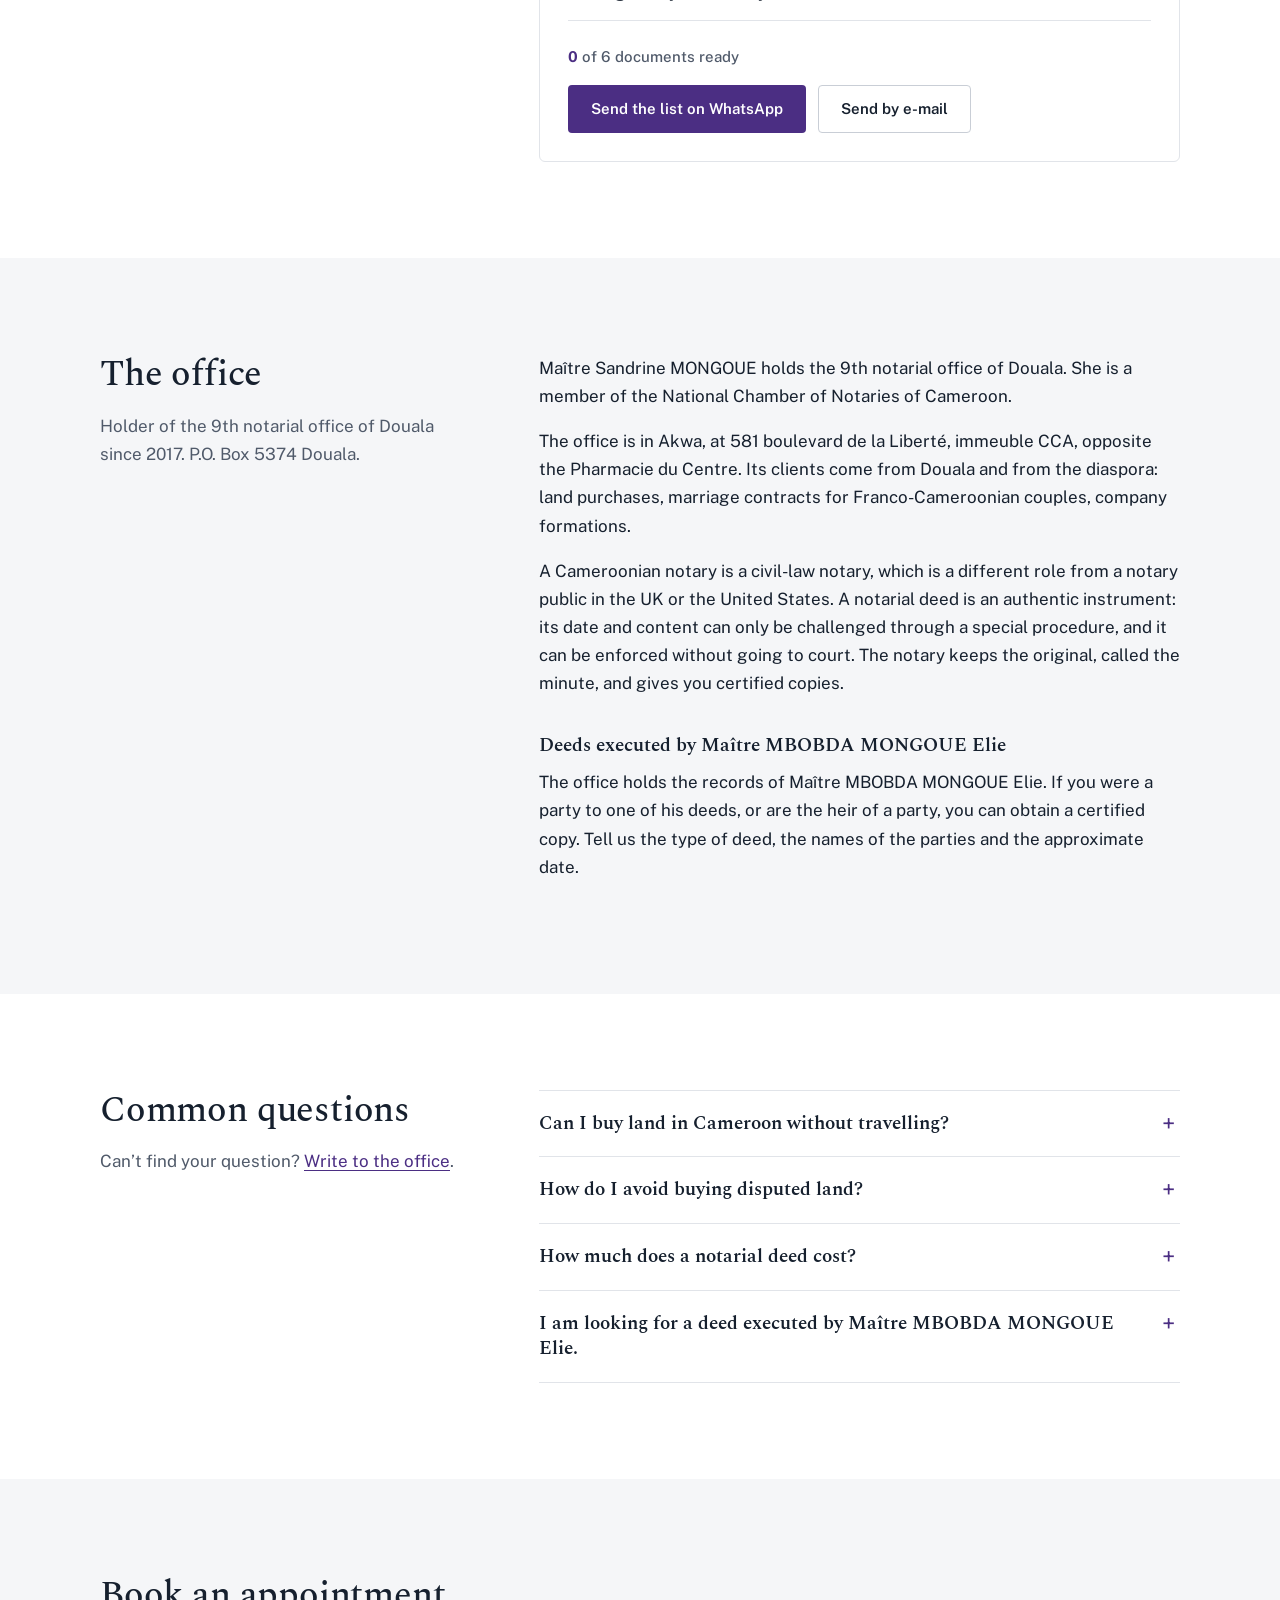
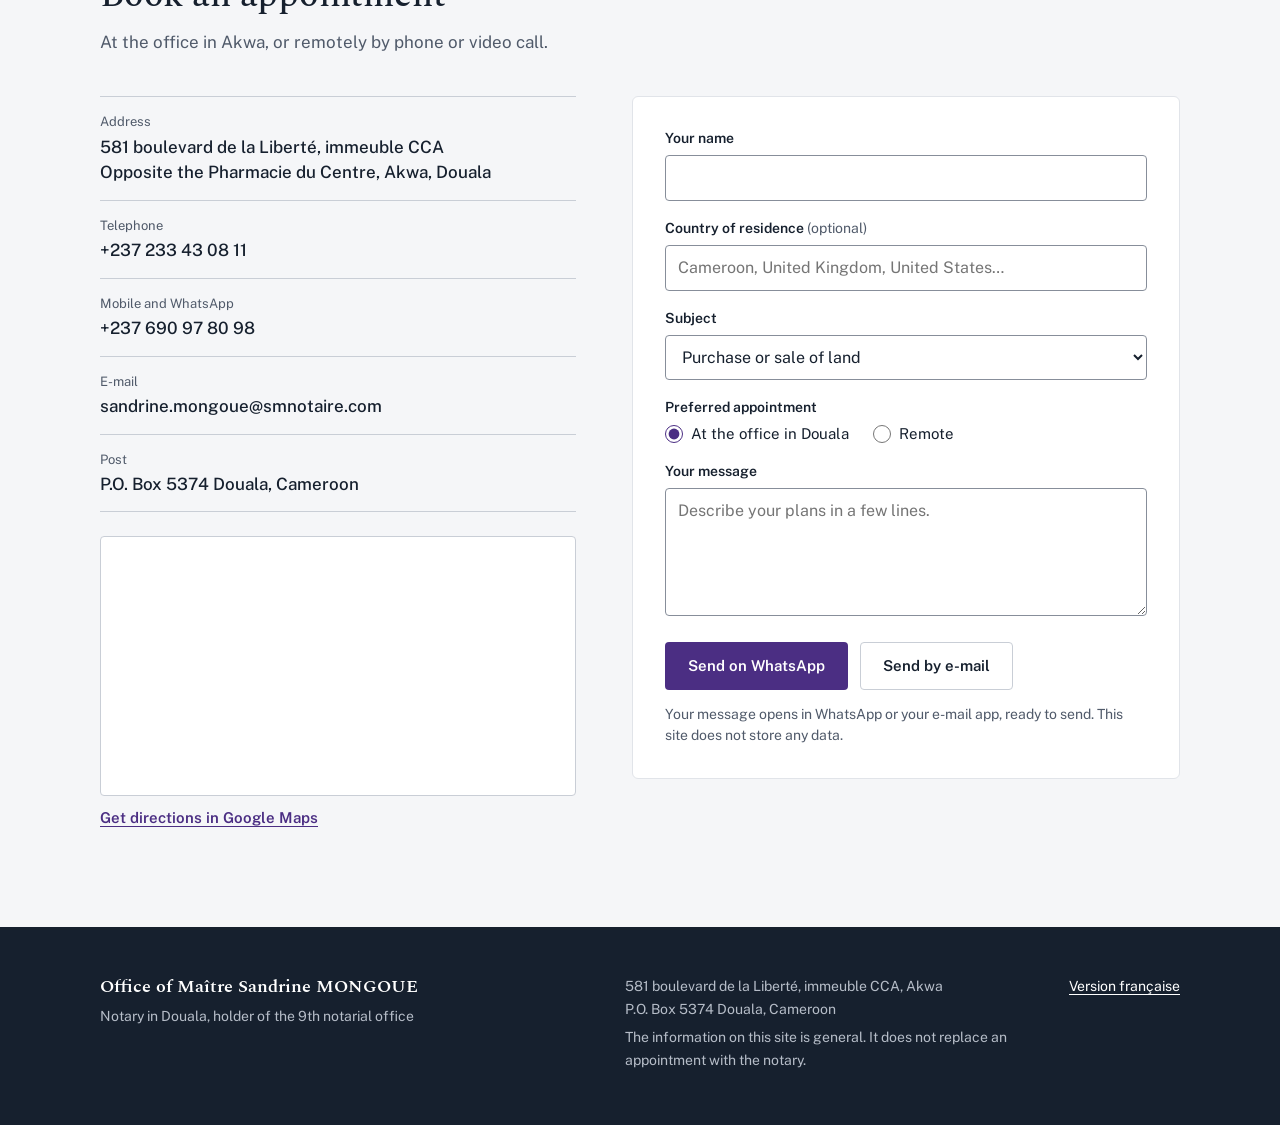
<file: archive/site-statique/en/index.html>
<!doctype html>
<html lang="en">
<head>
  <meta charset="utf-8">
  <meta name="viewport" content="width=device-width, initial-scale=1">
  <title>Maître Sandrine MONGOUE, notary in Douala (Akwa) | Notarial office</title>
  <meta name="description" content="Office of Maître Sandrine MONGOUE, civil-law notary holding the 9th notarial office of Douala, in Akwa. Land purchases, estates, companies, marriage contracts and powers of attorney, in person or remotely from abroad.">
  <link rel="canonical" href="https://smnotaire.com/en/">
  <link rel="alternate" hreflang="fr" href="https://smnotaire.com/">
  <link rel="alternate" hreflang="en" href="https://smnotaire.com/en/">
  <link rel="alternate" hreflang="x-default" href="https://smnotaire.com/">
  <meta property="og:type" content="website">
  <meta property="og:locale" content="en_GB">
  <meta property="og:locale:alternate" content="fr_FR">
  <meta property="og:title" content="Maître Sandrine MONGOUE, notary in Douala">
  <meta property="og:description" content="Land, estates, companies, marriage contracts, powers of attorney: at the office in Akwa or remotely from abroad.">
  <meta property="og:url" content="https://smnotaire.com/en/">
  <meta name="theme-color" content="#16202E">
  <link rel="icon" href="../assets/img/favicon.svg" type="image/svg+xml">
  <link rel="preconnect" href="https://fonts.googleapis.com">
  <link rel="preconnect" href="https://fonts.gstatic.com" crossorigin>
  <link rel="stylesheet" href="https://fonts.googleapis.com/css2?family=Public+Sans:wght@400;500;600;700&family=Spectral:ital,wght@0,400;0,500;0,600;1,400&display=swap">
  <link rel="stylesheet" href="../assets/css/site.css">
  <script>document.documentElement.classList.add("js");</script>
  <script type="application/ld+json">
  {
    "@context": "https://schema.org",
    "@type": "Notary",
    "name": "Office of Maître Sandrine MONGOUE, notary in Douala",
    "url": "https://smnotaire.com/en/",
    "email": "sandrine.mongoue@smnotaire.com",
    "telephone": "+237 233 43 08 11",
    "address": {
      "@type": "PostalAddress",
      "streetAddress": "581 boulevard de la Liberté, immeuble CCA, opposite Pharmacie du Centre, Akwa",
      "postOfficeBoxNumber": "5374",
      "addressLocality": "Douala",
      "addressRegion": "Littoral",
      "addressCountry": "CM"
    },
    "areaServed": "Cameroon"
  }
  </script>
</head>
<body>
  <a class="skip" href="#content">Skip to content</a>

  <div class="topbar">
    <div class="container">
      <a href="tel:+237233430811">+237 233 43 08 11</a>
      <a class="email" href="mailto:sandrine.mongoue@smnotaire.com">sandrine.mongoue@smnotaire.com</a>
      <a class="lang" href="../" hreflang="fr" lang="fr">Français</a>
    </div>
  </div>

  <header class="site-header">
    <div class="container header-inner">
      <a class="brand" href="./" aria-label="Maître Sandrine MONGOUE, notary in Douala: home">
        <svg class="brand-mark" viewBox="0 0 40 40" aria-hidden="true">
          <circle cx="20" cy="20" r="18.5" fill="none" stroke="#4B2E83" stroke-width="1.5"/>
          <circle cx="20" cy="20" r="15.4" fill="none" stroke="#4B2E83" stroke-width="0.75"/>
          <text x="20" y="25" text-anchor="middle" font-family="Spectral, Georgia, serif" font-size="14" font-weight="600" fill="#4B2E83">SM</text>
        </svg>
        <span class="brand-text">
          <span class="brand-name">Me Sandrine MONGOUE</span>
          <span class="brand-role">Notary in Douala</span>
        </span>
      </a>
      <button class="nav-toggle" type="button" aria-expanded="false" aria-controls="nav">Menu</button>
      <nav id="nav" class="site-nav" aria-label="Main navigation">
        <ul>
          <li><a href="#services">Services</a></li>
          <li><a href="#from-abroad">From abroad</a></li>
          <li><a href="#documents">Documents</a></li>
          <li><a href="#office">The office</a></li>
        </ul>
        <a class="btn btn-primary" href="#contact">Book an appointment</a>
      </nav>
    </div>
  </header>

  <main id="content">

    <!-- Opening -->
    <section class="hero" aria-labelledby="title">
      <div class="container hero-grid">
        <div>
          <h1 id="title" class="deed"><span class="formula">BEFORE</span> Maître Sandrine MONGOUE, notary in&nbsp;Douala,</h1>
          <p class="deed-cont">holder of the 9th notarial office, the undersigned,</p>
          <p class="comparu">THERE APPEARED:</p>
          <ul class="parties">
            <li><a href="#land">people buying or selling land</a>;</li>
            <li><a href="#estates">families settling an estate</a> or <a href="#family">preparing a marriage</a>;</li>
            <li><a href="#companies">entrepreneurs setting up a company</a>;</li>
            <li><a href="#from-abroad">Cameroonians abroad, in person or by proxy</a>.</li>
          </ul>
          <p class="lead">The office drafts, executes and keeps your notarial deeds. Meet us in Akwa, or work with us remotely if you live outside Cameroon.</p>
          <div class="actions">
            <a class="btn btn-primary" href="#documents">Prepare my file</a>
            <a class="btn btn-secondary" href="https://wa.me/237690978098?text=Dear%20Ma%C3%AEtre%20MONGOUE%2C%20" target="_blank" rel="noopener">Message on WhatsApp</a>
          </div>
        </div>

        <aside class="hero-card" aria-label="The office at a glance">
          <svg class="seal" viewBox="0 0 240 240" aria-hidden="true" focusable="false">
            <defs>
              <path id="seal-ring" d="M 120,120 m -86,0 a 86,86 0 1,1 172,0 a 86,86 0 1,1 -172,0"/>
            </defs>
            <g fill="none" stroke="currentColor">
              <circle cx="120" cy="120" r="114" stroke-width="4"/>
              <circle cx="120" cy="120" r="106" stroke-width="1.6"/>
              <circle cx="120" cy="120" r="72" stroke-width="2"/>
              <line x1="86" y1="146" x2="154" y2="146" stroke-width="1.6"/>
            </g>
            <g fill="currentColor">
              <text font-family="Public Sans, sans-serif" font-size="14" font-weight="700">
                <textPath href="#seal-ring" textLength="528" lengthAdjust="spacing">ÉTUDE DE MAÎTRE SANDRINE MONGOUE • NOTAIRE À DOUALA •</textPath>
              </text>
              <text x="120" y="92" text-anchor="middle" font-family="Public Sans, sans-serif" font-size="12" font-weight="700" letter-spacing="1.5">9E CHARGE</text>
              <text x="120" y="137" text-anchor="middle" font-family="Spectral, Georgia, serif" font-size="48" font-weight="600">SM</text>
              <text x="120" y="166" text-anchor="middle" font-family="Public Sans, sans-serif" font-size="12" font-weight="700" letter-spacing="1.5">AKWA</text>
            </g>
          </svg>
          <p class="card-title">Office of Maître Sandrine MONGOUE</p>
          <p class="card-sub">Notary in Douala</p>
          <dl class="facts">
            <div>
              <dt>Notarial office</dt>
              <dd>9th office of Douala, since 2017</dd>
            </div>
            <div>
              <dt>Address</dt>
              <dd>581 boulevard de la Liberté, immeuble CCA, Akwa</dd>
            </div>
            <div>
              <dt>Telephone</dt>
              <dd><a href="tel:+237233430811">+237 233 43 08 11</a></dd>
            </div>
            <div>
              <dt>Records</dt>
              <dd>Deeds of Maître MBOBDA MONGOUE Elie</dd>
            </div>
          </dl>
          <a class="card-link" href="#contact">See the map</a>
        </aside>
      </div>
    </section>

    <!-- Services -->
    <section class="section" id="services" aria-labelledby="services-title">
      <div class="container split">
        <div class="section-head">
          <h2 id="services-title">What the office can do for you</h2>
          <p>In Cameroon, the notary is a public officer: notarial deeds are conclusive evidence and enforceable like a court judgment.</p>
        </div>
        <dl class="matters">
          <div class="matter" id="land">
            <dt>Land and property</dt>
            <dd><p>Purchase, sale, exchange, long leases, mortgage loans. Before anything is signed, the office checks the land title and requests a certificate of ownership from the land registry.</p></dd>
          </div>
          <div class="matter" id="estates">
            <dt>Estates</dt>
            <dd><p>Inventory of assets, division between heirs, transfer of land titles and company shares into the heirs’ names.</p></dd>
          </div>
          <div class="matter" id="family">
            <dt>Family</dt>
            <dd><p>Marriage contracts, including for binational and Franco-Cameroonian couples. Gifts to children or between spouses. Wills.</p></dd>
          </div>
          <div class="matter" id="companies">
            <dt>Companies</dt>
            <dd><p>Incorporation under OHADA law (SARL, SAS, SA), capital increases, transfers of shares, minutes of general meetings.</p></dd>
          </div>
          <div class="matter" id="proxies">
            <dt>Powers of attorney</dt>
            <dd><p>So that someone you trust can sign on your behalf in Cameroon: buying land, settling an estate, a banking transaction.</p></dd>
          </div>
          <div class="matter" id="copies">
            <dt>Copies of older deeds</dt>
            <dd><p>The office holds the records of Maître MBOBDA MONGOUE Elie. You can request a certified copy of a deed he executed.</p></dd>
          </div>
        </dl>
      </div>
    </section>

    <!-- From abroad -->
    <section class="section band" id="from-abroad" aria-labelledby="abroad-title">
      <div class="container split">
        <div class="section-head">
          <h2 id="abroad-title">If you live outside Cameroon</h2>
          <p>Buying land back home, settling a parent’s estate, setting up a company in Douala: most files can move forward without you having to travel.</p>
          <p class="note"><strong>Before making any payment,</strong> confirm the bank details by calling the office on +237 233 43 08 11.</p>
        </div>
        <ol class="steps">
          <li>
            <div>
              <h3>You write to us</h3>
              <p>By WhatsApp or e-mail: what you want to do, the property concerned and the country where you live.</p>
            </div>
          </li>
          <li>
            <div>
              <h3>We reply</h3>
              <p>With the list of documents required and an estimate of the costs: registration duties, land registry fees and the notary’s fees.</p>
            </div>
          </li>
          <li>
            <div>
              <h3>You send the documents</h3>
              <p>First as scanned copies, so the office can review the file. The originals follow by post or through your representative.</p>
            </div>
          </li>
          <li>
            <div>
              <h3>You sign, or someone signs for you</h3>
              <p>During a visit to Douala, or by power of attorney: the office sends you the draft, which you sign before a notary in your country of residence or have legalised at the Cameroonian consulate.</p>
            </div>
          </li>
          <li>
            <div>
              <h3>You receive your deed</h3>
              <p>A certified copy of the deed, then follow-up of the formalities: registration, entry at the land registry or at the trade and companies register, as the case may be.</p>
            </div>
          </li>
        </ol>
      </div>
    </section>

    <!-- Documents -->
    <section class="section" id="documents" aria-labelledby="documents-title">
      <div class="container split">
        <div class="section-head">
          <h2 id="documents-title">Prepare your file</h2>
          <p>Choose your transaction, tick the documents you already have, then send the list to the office.</p>
          <p class="note">These lists are a guide. The office confirms the exact documents once it has reviewed your file.</p>
        </div>

        <div class="checklist-box" data-checklists>
          <div class="tablist" role="tablist" aria-label="Type of transaction" hidden>
            <button class="tab" type="button" role="tab" id="tab-land" aria-controls="panel-land" aria-selected="true">Land</button>
            <button class="tab" type="button" role="tab" id="tab-estate" aria-controls="panel-estate" aria-selected="false" tabindex="-1">Estate</button>
            <button class="tab" type="button" role="tab" id="tab-company" aria-controls="panel-company" aria-selected="false" tabindex="-1">Company</button>
            <button class="tab" type="button" role="tab" id="tab-marriage" aria-controls="panel-marriage" aria-selected="false" tabindex="-1">Marriage</button>
            <button class="tab" type="button" role="tab" id="tab-proxy" aria-controls="panel-proxy" aria-selected="false" tabindex="-1">Power of attorney</button>
            <button class="tab" type="button" role="tab" id="tab-copy" aria-controls="panel-copy" aria-selected="false" tabindex="-1">Copy of a deed</button>
          </div>

          <div class="panel" id="panel-land" role="tabpanel" aria-labelledby="tab-land" data-title="Purchase or sale of titled land">
            <h3>Purchase or sale of titled land</h3>
            <ul class="checklist">
              <li><label><input type="checkbox"><span>ID card or passport of the buyer and the seller</span></label></li>
              <li><label><input type="checkbox"><span>Copy of the land title</span></label></li>
              <li><label><input type="checkbox"><span>Recent certificate of ownership from the land registry</span></label></li>
              <li><label><input type="checkbox"><span>Location plan or cadastral plan of the land</span></label></li>
              <li><label><input type="checkbox"><span>Marriage certificate of any married party, with their matrimonial regime</span></label></li>
              <li><label><input type="checkbox"><span>If a company is buying or selling: articles, RCCM extract and the signatory’s authority</span></label></li>
            </ul>
          </div>

          <div class="panel" id="panel-estate" role="tabpanel" aria-labelledby="tab-estate" data-title="Settling an estate">
            <h3>Settling an estate</h3>
            <ul class="checklist">
              <li><label><input type="checkbox"><span>Death certificate</span></label></li>
              <li><label><input type="checkbox"><span>Court judgment of heirship (jugement d’hérédité)</span></label></li>
              <li><label><input type="checkbox"><span>Birth certificates and ID of the heirs</span></label></li>
              <li><label><input type="checkbox"><span>Marriage certificate of the deceased, if applicable</span></label></li>
              <li><label><input type="checkbox"><span>Land titles, bank statements and proof of other assets</span></label></li>
              <li><label><input type="checkbox"><span>Will, if there is one</span></label></li>
            </ul>
          </div>

          <div class="panel" id="panel-company" role="tabpanel" aria-labelledby="tab-company" data-title="Setting up a company">
            <h3>Setting up a company</h3>
            <ul class="checklist">
              <li><label><input type="checkbox"><span>ID of each shareholder</span></label></li>
              <li><label><input type="checkbox"><span>Proposed company name and business activity</span></label></li>
              <li><label><input type="checkbox"><span>Amount of share capital and how it is split between shareholders</span></label></li>
              <li><label><input type="checkbox"><span>Criminal record extract of the manager, or a sworn statement</span></label></li>
              <li><label><input type="checkbox"><span>Registered office: lease or domiciliation certificate, and a location plan</span></label></li>
            </ul>
          </div>

          <div class="panel" id="panel-marriage" role="tabpanel" aria-labelledby="tab-marriage" data-title="Marriage contract">
            <h3>Marriage contract</h3>
            <ul class="checklist">
              <li><label><input type="checkbox"><span>ID of both future spouses</span></label></li>
              <li><label><input type="checkbox"><span>Birth certificates of both future spouses</span></label></li>
              <li><label><input type="checkbox"><span>Planned date and place of the wedding</span></label></li>
              <li><label><input type="checkbox"><span>List of the assets each of you brings: land, accounts, company shares</span></label></li>
              <li><label><input type="checkbox"><span>For a foreign future spouse: proof of nationality and, where required, a certificate of custom</span></label></li>
            </ul>
          </div>

          <div class="panel" id="panel-proxy" role="tabpanel" aria-labelledby="tab-proxy" data-title="Power of attorney from abroad">
            <h3>Power of attorney from abroad</h3>
            <ul class="checklist">
              <li><label><input type="checkbox"><span>Copy of your passport or ID card</span></label></li>
              <li><label><input type="checkbox"><span>Full identity of the person who will represent you in Cameroon</span></label></li>
              <li><label><input type="checkbox"><span>Description of the transaction: property concerned, land title references, amount</span></label></li>
              <li><label><input type="checkbox"><span>Address where you want to receive the draft power of attorney</span></label></li>
            </ul>
          </div>

          <div class="panel" id="panel-copy" role="tabpanel" aria-labelledby="tab-copy" data-title="Copy of an older deed">
            <h3>Copy of an older deed</h3>
            <p class="panel-hint">Deeds executed by Maître MBOBDA MONGOUE Elie or by Maître Sandrine MONGOUE.</p>
            <ul class="checklist">
              <li><label><input type="checkbox"><span>Your ID</span></label></li>
              <li><label><input type="checkbox"><span>Your connection to the deed: party, heir, buyer…</span></label></li>
              <li><label><input type="checkbox"><span>Type of deed and names of the parties</span></label></li>
              <li><label><input type="checkbox"><span>Approximate date of signature</span></label></li>
            </ul>
          </div>

          <div class="check-footer" hidden>
            <p class="check-status" aria-live="polite"></p>
            <div class="actions">
              <button class="btn btn-primary" type="button" data-send="whatsapp">Send the list on WhatsApp</button>
              <button class="btn btn-secondary" type="button" data-send="email">Send by e-mail</button>
            </div>
          </div>
        </div>
      </div>
    </section>

    <!-- The office -->
    <section class="section band" id="office" aria-labelledby="office-title">
      <div class="container split">
        <div class="section-head">
          <h2 id="office-title">The office</h2>
          <p>Holder of the 9th notarial office of Douala since 2017. P.O. Box 5374 Douala.</p>
        </div>
        <div class="office-body">
          <p>Maître Sandrine MONGOUE holds the 9th notarial office of Douala. She is a member of the National Chamber of Notaries of Cameroon.</p>
          <p>The office is in Akwa, at 581 boulevard de la Liberté, immeuble CCA, opposite the Pharmacie du Centre. Its clients come from Douala and from the diaspora: land purchases, marriage contracts for Franco-Cameroonian couples, company formations.</p>
          <p>A Cameroonian notary is a civil-law notary, which is a different role from a notary public in the UK or the United States. A notarial deed is an authentic instrument: its date and content can only be challenged through a special procedure, and it can be enforced without going to court. The notary keeps the original, called the minute, and gives you certified copies.</p>
          <h3>Deeds executed by Maître MBOBDA MONGOUE Elie</h3>
          <p>The office holds the records of Maître MBOBDA MONGOUE Elie. If you were a party to one of his deeds, or are the heir of a party, you can obtain a certified copy. Tell us the type of deed, the names of the parties and the approximate date.</p>
        </div>
      </div>
    </section>

    <!-- Questions -->
    <section class="section" id="questions" aria-labelledby="questions-title">
      <div class="container split">
        <div class="section-head">
          <h2 id="questions-title">Common questions</h2>
          <p>Can’t find your question? <a href="#contact">Write to the office</a>.</p>
        </div>
        <div class="faq">
          <details>
            <summary>Can I buy land in Cameroon without travelling?</summary>
            <div>
              <p>Yes. You give a power of attorney to someone you trust, who signs the deed of sale at the office in your name. The office then has the land title transferred to your name.</p>
            </div>
          </details>
          <details>
            <summary>How do I avoid buying disputed land?</summary>
            <div>
              <p>Prefer titled land, and pay nothing until the notary has checked the title. The office requests a certificate of ownership from the land registry: it shows the current owner and any charges, such as a mortgage or an objection.</p>
            </div>
          </details>
          <details>
            <summary>How much does a notarial deed cost?</summary>
            <div>
              <p>Costs include duties and taxes paid to the State (registration, land registry) and the notary’s fees, which are set by regulation. They depend on the type of transaction and its value: ask for an estimate before you start.</p>
            </div>
          </details>
          <details>
            <summary>I am looking for a deed executed by Maître MBOBDA MONGOUE Elie.</summary>
            <div>
              <p>The office holds his records. Write to us with the type of deed, the names of the parties and the approximate date, and we will tell you how to obtain a copy.</p>
            </div>
          </details>
        </div>
      </div>
    </section>

    <!-- Contact -->
    <section class="section band" id="contact" aria-labelledby="contact-title">
      <div class="container">
        <div class="contact-head">
          <h2 id="contact-title">Book an appointment</h2>
          <p>At the office in Akwa, or remotely by phone or video call.</p>
        </div>
        <div class="contact-grid">
          <div>
            <dl class="coords">
              <div>
                <dt>Address</dt>
                <dd>581 boulevard de la Liberté, immeuble CCA<br>Opposite the Pharmacie du Centre, Akwa, Douala</dd>
              </div>
              <div>
                <dt>Telephone</dt>
                <dd><a href="tel:+237233430811">+237 233 43 08 11</a></dd>
              </div>
              <div>
                <dt>Mobile and WhatsApp</dt>
                <dd><a href="tel:+237690978098">+237 690 97 80 98</a></dd>
              </div>
              <div>
                <dt>E-mail</dt>
                <dd><a href="mailto:sandrine.mongoue@smnotaire.com">sandrine.mongoue@smnotaire.com</a></dd>
              </div>
              <div>
                <dt>Post</dt>
                <dd>P.O. Box 5374 Douala, Cameroon</dd>
              </div>
            </dl>
            <iframe class="map" title="Map to the office, boulevard de la Liberté, Akwa" src="https://maps.google.com/maps?q=Notaire%20Sandrine%20Mongoue%2C%20Douala&amp;z=17&amp;hl=en&amp;output=embed" loading="lazy" referrerpolicy="no-referrer-when-downgrade"></iframe>
            <a class="map-link" href="https://www.google.com/maps/search/?api=1&amp;query=Notaire%20Sandrine%20Mongoue%20Douala" target="_blank" rel="noopener">Get directions in Google Maps</a>
          </div>

          <form class="form" id="rdv" action="mailto:sandrine.mongoue@smnotaire.com" method="post" enctype="text/plain" novalidate>
            <div class="field">
              <label for="f-nom">Your name</label>
              <input id="f-nom" name="nom" type="text" autocomplete="name" required>
            </div>
            <div class="field">
              <label for="f-pays">Country of residence <span class="optional">(optional)</span></label>
              <input id="f-pays" name="pays" type="text" autocomplete="country-name" placeholder="Cameroon, United Kingdom, United States…">
            </div>
            <div class="field">
              <label for="f-objet">Subject</label>
              <select id="f-objet" name="objet">
                <option>Purchase or sale of land</option>
                <option>Estate</option>
                <option>Setting up a company</option>
                <option>Marriage contract</option>
                <option>Gift or will</option>
                <option>Power of attorney</option>
                <option>Copy of an older deed</option>
                <option>Other</option>
              </select>
            </div>
            <fieldset>
              <legend>Preferred appointment</legend>
              <div class="radio-row">
                <label><input type="radio" name="mode" value="At the office in Douala" checked> At the office in Douala</label>
                <label><input type="radio" name="mode" value="Remote (phone or video call)"> Remote</label>
              </div>
            </fieldset>
            <div class="field">
              <label for="f-message">Your message</label>
              <textarea id="f-message" name="message" required placeholder="Describe your plans in a few lines."></textarea>
            </div>
            <div class="actions">
              <button class="btn btn-primary" type="submit" data-channel="whatsapp">Send on WhatsApp</button>
              <button class="btn btn-secondary" type="submit" data-channel="email">Send by e-mail</button>
            </div>
            <p class="form-note">Your message opens in WhatsApp or your e-mail app, ready to send. This site does not store any data.</p>
          </form>
        </div>
      </div>
    </section>

  </main>

  <footer class="site-footer">
    <div class="container footer-inner">
      <div>
        <p class="footer-name">Office of Maître Sandrine MONGOUE</p>
        <p>Notary in Douala, holder of the 9th notarial office</p>
      </div>
      <div>
        <p>581 boulevard de la Liberté, immeuble CCA, Akwa<br>P.O. Box 5374 Douala, Cameroon</p>
        <p>The information on this site is general. It does not replace an appointment with the notary.</p>
      </div>
      <p><a href="../" hreflang="fr" lang="fr">Version française</a></p>
    </div>
  </footer>

  <script src="../assets/js/site.js" defer></script>
</body>
</html>
</file>
<file: archive/site-statique/assets/css/site.css>
/* Étude de Me Sandrine MONGOUE, notaire à Douala
   Fond blanc, typographie sobre : titres en Spectral, texte en Public Sans,
   une seule couleur de marque (violet encre) utilisée avec retenue. */

:root {
  --white: #FFFFFF;
  --band: #F5F6F8;
  --rule: #E1E4E9;
  --rule-strong: #C9CED6;
  --ink: #16202E;
  --ink-soft: #505A6A;
  --field: #878E9A;
  --brand: #4B2E83;
  --brand-deep: #3A2367;
  --brand-tint: #F2EEF8;

  --serif: "Spectral", Georgia, "Times New Roman", serif;
  --sans: "Public Sans", "Segoe UI", system-ui, -apple-system, sans-serif;

  --container: 1160px;
  --gutter: clamp(16px, 4vw, 40px);
  --header-h: 76px;
  --radius: 4px;

  color-scheme: light;
}

*,
*::before,
*::after { box-sizing: border-box; }

html {
  -webkit-text-size-adjust: 100%;
  scroll-behavior: smooth;
  scroll-padding-top: calc(var(--header-h) + 16px);
}

body {
  margin: 0;
  background: var(--white);
  color: var(--ink);
  font-family: var(--sans);
  font-size: 1.0625rem;
  line-height: 1.65;
  font-kerning: normal;
  -webkit-font-smoothing: antialiased;
}

img, svg, iframe { display: block; max-width: 100%; }

a { color: var(--brand); text-decoration-thickness: 1px; text-underline-offset: 0.18em; }
a:hover { color: var(--brand-deep); }

:focus-visible {
  outline: 2px solid var(--brand);
  outline-offset: 3px;
  border-radius: 2px;
}

p { margin: 0 0 1em; }

h1, h2, h3 { margin: 0; font-family: var(--serif); color: var(--ink); }
h2 { font-size: 2.25rem; font-weight: 500; line-height: 1.15; letter-spacing: -0.005em; }
h3 { font-size: 1.1875rem; font-weight: 600; line-height: 1.35; }

.container {
  max-width: var(--container);
  margin-inline: auto;
  padding-inline: var(--gutter);
}

.skip {
  position: absolute;
  left: 12px;
  top: -60px;
  z-index: 100;
  padding: 10px 16px;
  background: var(--ink);
  color: var(--white);
  font: 500 0.9375rem/1 var(--sans);
}
.skip:focus { top: 12px; color: var(--white); }

/* ---------- Barre de contact ---------- */

.topbar {
  background: var(--ink);
  color: #C3C9D3;
  font-size: 0.8125rem;
  line-height: 1.4;
}
.topbar .container {
  display: flex;
  align-items: center;
  gap: 28px;
  min-height: 40px;
}
.topbar a { color: var(--white); text-decoration: none; }
.topbar a:hover { text-decoration: underline; }
.topbar .lang { margin-left: auto; font-weight: 600; }

/* ---------- En-tête ---------- */

.site-header {
  position: sticky;
  top: 0;
  z-index: 50;
  background: var(--white);
  border-bottom: 1px solid var(--rule);
}

.header-inner {
  display: flex;
  align-items: center;
  gap: 32px;
  min-height: var(--header-h);
}

.brand {
  display: flex;
  align-items: center;
  gap: 12px;
  color: var(--ink);
  text-decoration: none;
  margin-right: auto;
}
.brand:hover { color: var(--ink); }
.brand-mark { width: 42px; height: 42px; flex: none; }
.brand-text { display: flex; flex-direction: column; line-height: 1.2; }
.brand-name { font: 600 1.125rem/1.2 var(--serif); white-space: nowrap; }
.brand-role { font-size: 0.8125rem; color: var(--ink-soft); }

.site-nav { display: flex; align-items: center; gap: 32px; }
.site-nav ul { list-style: none; margin: 0; padding: 0; display: flex; gap: 28px; }
.site-nav ul a {
  font-size: 0.9375rem;
  font-weight: 500;
  color: var(--ink);
  text-decoration: none;
  white-space: nowrap;
  padding: 8px 0;
}
.site-nav ul a:hover { color: var(--brand); }

.nav-toggle {
  display: none;
  font: 500 0.9375rem/1 var(--sans);
  color: var(--ink);
  background: var(--white);
  border: 1px solid var(--rule-strong);
  border-radius: var(--radius);
  padding: 10px 14px;
  cursor: pointer;
}

/* ---------- Boutons ---------- */

.btn {
  display: inline-flex;
  align-items: center;
  justify-content: center;
  font: 600 0.9375rem/1.2 var(--sans);
  padding: 14px 22px;
  border-radius: var(--radius);
  border: 1px solid transparent;
  text-decoration: none;
  cursor: pointer;
  white-space: nowrap;
  transition: background-color 0.15s, border-color 0.15s, color 0.15s;
}

.btn-primary { background: var(--brand); color: var(--white); }
.btn-primary:hover { background: var(--brand-deep); color: var(--white); }

.btn-secondary { background: var(--white); color: var(--ink); border-color: var(--rule-strong); }
.btn-secondary:hover { border-color: var(--ink); color: var(--ink); }

.site-nav .btn { padding: 11px 18px; }

.actions { display: flex; flex-wrap: wrap; gap: 12px; }

/* ---------- Sections ---------- */

.section { padding: 96px 0; }
.section.band { background: var(--band); }

.split {
  display: grid;
  grid-template-columns: minmax(0, 4fr) minmax(0, 7fr);
  gap: 72px;
  align-items: start;
}

.section-head h2 { margin-bottom: 16px; }
.section-head p { color: var(--ink-soft); max-width: 30em; }

.note {
  margin: 28px 0 0;
  padding: 16px 18px;
  background: var(--brand-tint);
  border-left: 3px solid var(--brand);
  border-radius: 0 var(--radius) var(--radius) 0;
  font-size: 0.9375rem;
  line-height: 1.55;
  color: var(--ink);
}
.section-head .note { color: var(--ink); }

/* ---------- Ouverture ---------- */

.hero { padding: 80px 0 96px; border-bottom: 1px solid var(--rule); }

.hero-grid {
  display: grid;
  grid-template-columns: minmax(0, 1.5fr) minmax(280px, 0.85fr);
  gap: 72px;
  align-items: start;
}

.deed {
  font-size: clamp(2.25rem, 1.3rem + 2.7vw, 3.375rem);
  font-weight: 500;
  line-height: 1.12;
  letter-spacing: -0.012em;
}
.deed .formula { font-weight: 600; letter-spacing: 0.03em; }

.deed-cont {
  margin: 12px 0 36px;
  font-family: var(--serif);
  font-size: clamp(1.25rem, 1.05rem + 0.6vw, 1.5rem);
  font-style: italic;
  line-height: 1.3;
  color: var(--ink-soft);
}

.comparu {
  margin: 0 0 4px;
  font: 600 1rem/1.4 var(--serif);
  letter-spacing: 0.06em;
}

.parties {
  list-style: none;
  margin: 0 0 32px;
  padding: 0;
  max-width: 36em;
  font-family: var(--serif);
  font-size: 1.25rem;
  line-height: 1.45;
}
.parties li {
  position: relative;
  padding: 11px 0 11px 22px;
  border-bottom: 1px solid var(--rule);
}
.parties li::before {
  content: "";
  position: absolute;
  left: 2px;
  top: 1.15em;
  width: 7px;
  height: 7px;
  background: var(--brand);
}
.parties a { color: var(--ink); text-decoration: none; }
.parties a:hover { color: var(--brand); text-decoration: underline; }

.hero .lead {
  max-width: 34em;
  color: var(--ink-soft);
  margin-bottom: 28px;
}

/* Fiche « L'étude en bref » */
.hero-card {
  border: 1px solid var(--rule);
  border-radius: 6px;
  padding: 32px;
  background: var(--white);
  box-shadow: 0 1px 2px rgba(22, 32, 46, 0.04), 0 16px 40px -20px rgba(22, 32, 46, 0.18);
}
.seal { width: 92px; height: 92px; color: var(--brand); margin-bottom: 20px; }
.card-title { margin: 0 0 4px; font: 600 1.25rem/1.3 var(--serif); }
.card-sub { margin: 0 0 20px; font-size: 0.9375rem; color: var(--ink-soft); }

.facts { margin: 0 0 20px; }
.facts div { padding: 12px 0; border-top: 1px solid var(--rule); }
.facts dt { font-size: 0.8125rem; color: var(--ink-soft); }
.facts dd { margin: 2px 0 0; font-size: 0.9375rem; font-weight: 500; line-height: 1.45; }

.card-link { font-size: 0.9375rem; font-weight: 600; }

/* ---------- Domaines ---------- */

.matters {
  display: grid;
  grid-template-columns: repeat(2, minmax(0, 1fr));
  column-gap: 48px;
  margin: 0;
}
.matter { padding: 24px 0 28px; border-top: 1px solid var(--rule); }
.matter dt { font: 600 1.25rem/1.3 var(--serif); margin-bottom: 8px; }
.matter dd { margin: 0; color: var(--ink-soft); }
.matter dd p { margin: 0; }

/* ---------- Démarche à distance ---------- */

.steps { list-style: none; counter-reset: step; margin: 0; padding: 0; }
.steps li {
  counter-increment: step;
  display: grid;
  grid-template-columns: 40px minmax(0, 1fr);
  gap: 20px;
  padding-bottom: 28px;
}
.steps li:last-child { padding-bottom: 0; }
.steps li::before {
  content: counter(step);
  display: grid;
  place-items: center;
  width: 40px;
  height: 40px;
  border: 1.5px solid var(--brand);
  border-radius: 50%;
  font: 600 0.9375rem/1 var(--sans);
  color: var(--brand);
  background: var(--white);
}
.steps h3 { margin: 6px 0 6px; }
.steps p { margin: 0; color: var(--ink-soft); }

/* ---------- Pièces à fournir ---------- */

.checklist-box {
  border: 1px solid var(--rule);
  border-radius: 6px;
  background: var(--white);
  padding: 4px 28px 28px;
}

.tablist {
  display: flex;
  flex-wrap: wrap;
  gap: 0 26px;
  border-bottom: 1px solid var(--rule);
}

.tab {
  font: 500 0.9375rem/1.2 var(--sans);
  color: var(--ink-soft);
  background: none;
  border: 0;
  border-bottom: 2px solid transparent;
  margin-bottom: -1px;
  padding: 18px 0 14px;
  cursor: pointer;
}
.tab:hover { color: var(--ink); }
.tab[aria-selected="true"] { color: var(--brand); border-bottom-color: var(--brand); font-weight: 600; }

.panel { padding-top: 24px; }
.panel + .panel { margin-top: 24px; }
.js .panel + .panel { margin-top: 0; }
.panel h3 { margin-bottom: 4px; }
.panel .panel-hint { font-size: 0.9375rem; color: var(--ink-soft); margin: 0 0 8px; }

.checklist { list-style: none; margin: 0; padding: 0; }
.checklist li { border-bottom: 1px solid var(--rule); }
.checklist label {
  display: grid;
  grid-template-columns: 20px minmax(0, 1fr);
  gap: 14px;
  align-items: start;
  padding: 13px 0;
  cursor: pointer;
}
.checklist input {
  width: 18px;
  height: 18px;
  margin: 4px 0 0;
  accent-color: var(--brand);
  cursor: pointer;
}
.checklist input:checked + span { color: var(--ink-soft); }

.check-footer {
  display: flex;
  flex-wrap: wrap;
  align-items: center;
  justify-content: space-between;
  gap: 16px;
  margin-top: 24px;
}
.check-status { margin: 0; font-size: 0.9375rem; font-weight: 500; color: var(--ink-soft); }
.check-status strong { color: var(--brand); font-weight: 700; }

/* ---------- L'étude ---------- */

.office-body p { max-width: 40em; }
.office-body h3 { margin: 36px 0 10px; }

/* ---------- Questions ---------- */

.faq { border-top: 1px solid var(--rule); }
.faq details { border-bottom: 1px solid var(--rule); }
.faq summary {
  list-style: none;
  display: grid;
  grid-template-columns: minmax(0, 1fr) 24px;
  gap: 16px;
  padding: 20px 0;
  font: 600 1.1875rem/1.35 var(--serif);
  cursor: pointer;
}
.faq summary:hover { color: var(--brand); }
.faq summary::-webkit-details-marker { display: none; }
.faq summary::after {
  content: "+";
  font: 400 1.5rem/1 var(--sans);
  color: var(--brand);
  text-align: center;
}
.faq details[open] summary::after { content: "–"; }
.faq details > div { padding: 0 40px 22px 0; color: var(--ink-soft); }
.faq details > div p:last-child { margin-bottom: 0; }

/* ---------- Contact ---------- */

.contact-head { margin-bottom: 40px; }
.contact-head h2 { margin-bottom: 12px; }
.contact-head p { color: var(--ink-soft); max-width: 40em; margin: 0; }

.contact-grid {
  display: grid;
  grid-template-columns: minmax(0, 1fr) minmax(0, 1.15fr);
  gap: 56px;
  align-items: start;
}

.coords { margin: 0 0 24px; }
.coords div { padding: 14px 0; border-top: 1px solid var(--rule-strong); }
.coords div:last-child { border-bottom: 1px solid var(--rule-strong); }
.coords dt { font-size: 0.8125rem; color: var(--ink-soft); }
.coords dd { margin: 2px 0 0; font-weight: 500; line-height: 1.5; }
.coords a { color: var(--ink); text-decoration: none; }
.coords a:hover { color: var(--brand); text-decoration: underline; }

.map {
  width: 100%;
  height: 260px;
  border: 1px solid var(--rule-strong);
  border-radius: var(--radius);
  background: var(--white);
}
.map-link { display: inline-block; margin-top: 10px; font-size: 0.9375rem; font-weight: 600; }

.form {
  background: var(--white);
  border: 1px solid var(--rule);
  border-radius: 6px;
  padding: 32px;
}
.form .field { margin-bottom: 18px; }
.form label,
.form legend {
  display: block;
  font-size: 0.875rem;
  font-weight: 600;
  line-height: 1.4;
  color: var(--ink);
  margin-bottom: 6px;
  padding: 0;
}
.form .optional { font-weight: 400; color: var(--ink-soft); }

.form input[type="text"],
.form select,
.form textarea {
  width: 100%;
  font: 400 1rem/1.4 var(--sans);
  color: var(--ink);
  background: var(--white);
  border: 1px solid var(--field);
  border-radius: var(--radius);
  padding: 11px 12px;
}
.form textarea { min-height: 128px; resize: vertical; }
.form input:focus-visible,
.form select:focus-visible,
.form textarea:focus-visible { outline-offset: 0; border-color: var(--brand); }

.form fieldset { border: 0; margin: 0 0 18px; padding: 0; }
.radio-row { display: flex; flex-wrap: wrap; gap: 8px 24px; }
.radio-row label {
  display: flex;
  align-items: center;
  gap: 8px;
  font-weight: 400;
  font-size: 0.9375rem;
  margin: 0;
  cursor: pointer;
}
.radio-row input { width: 18px; height: 18px; margin: 0; accent-color: var(--brand); }

.form .actions { margin-top: 6px; }
.form-note { margin: 14px 0 0; font-size: 0.875rem; line-height: 1.5; color: var(--ink-soft); }

/* ---------- Pied de page ---------- */

.site-footer {
  background: var(--ink);
  color: #B6BDC8;
  font-size: 0.875rem;
  line-height: 1.6;
}
.footer-inner {
  display: grid;
  grid-template-columns: minmax(0, 1.2fr) minmax(0, 1fr) auto;
  gap: 40px;
  align-items: start;
  padding-top: 48px;
  padding-bottom: 48px;
}
.footer-inner p { margin: 0 0 6px; }
.footer-name { font: 600 1.125rem/1.3 var(--serif); color: var(--white); }
.site-footer a { color: var(--white); }

/* ---------- Écrans moyens : menu replié ---------- */

@media (max-width: 1100px) {
  .nav-toggle { display: inline-flex; }

  .site-nav {
    display: none;
    position: absolute;
    top: 100%;
    left: 0;
    right: 0;
    flex-direction: column;
    align-items: stretch;
    gap: 16px;
    padding: 8px var(--gutter) 24px;
    background: var(--white);
    border-bottom: 1px solid var(--rule);
    box-shadow: 0 16px 24px -16px rgba(22, 32, 46, 0.2);
  }
  .site-nav.is-open { display: flex; }
  .site-nav ul { flex-direction: column; gap: 0; }
  .site-nav ul a { display: block; padding: 14px 0; border-bottom: 1px solid var(--rule); font-size: 1rem; }
  .site-nav .btn { width: 100%; padding: 14px 20px; }

  .split { gap: 48px; }
  .hero-grid { gap: 48px; }
}

/* ---------- Tablette et mobile ---------- */

@media (max-width: 900px) {
  .section { padding: 72px 0; }
  .split,
  .hero-grid,
  .contact-grid { grid-template-columns: minmax(0, 1fr); gap: 36px; }
  .hero { padding: 48px 0 72px; }
  .hero-card { max-width: 520px; }
  h2 { font-size: 1.875rem; }
  .footer-inner { grid-template-columns: minmax(0, 1fr); gap: 20px; }
}

@media (max-width: 640px) {
  body { font-size: 1rem; }
  .topbar .email { display: none; }
  .brand-mark { width: 36px; height: 36px; }
  .brand-name { font-size: 1rem; }
  .parties { font-size: 1.125rem; }
  .matters { grid-template-columns: minmax(0, 1fr); }
  .hero-card,
  .form { padding: 24px 20px; }
  .checklist-box { padding: 0 18px 22px; }
  .tablist {
    flex-wrap: nowrap;
    gap: 22px;
    overflow-x: auto;
    scrollbar-width: none;
    margin-inline: -18px;
    padding-inline: 18px;
  }
  .tablist::-webkit-scrollbar { display: none; }
  .tab { flex: none; margin-bottom: 0; }
  .actions .btn { flex: 1 1 100%; }
  .check-footer .actions { width: 100%; }
}

@media (prefers-reduced-motion: reduce) {
  html { scroll-behavior: auto; }
  .btn { transition: none; }
}

@media print {
  .topbar, .site-header, .tablist, .check-footer, .form, .map, .map-link { display: none !important; }
  .section, .hero { padding: 24px 0; }
  .split, .hero-grid { display: block; }
  .js .panel[hidden] { display: block; }
}
</file>
